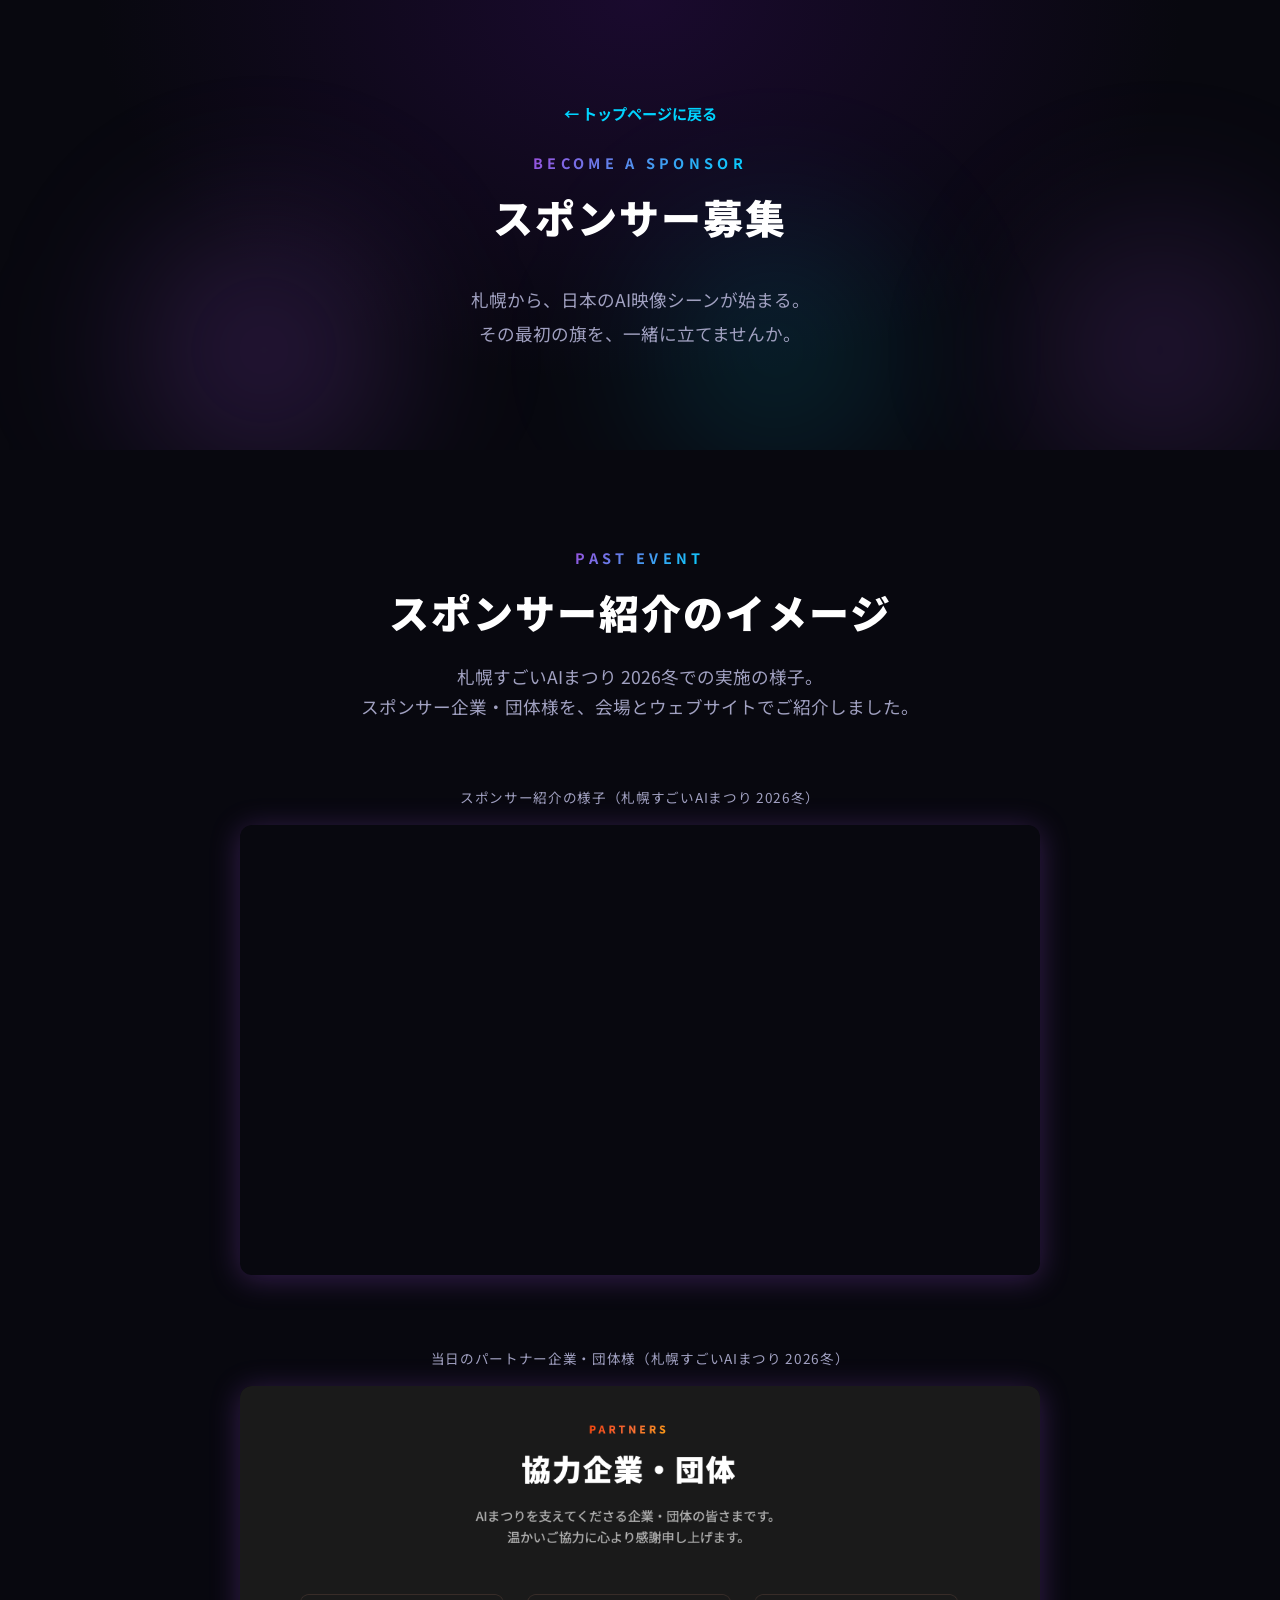
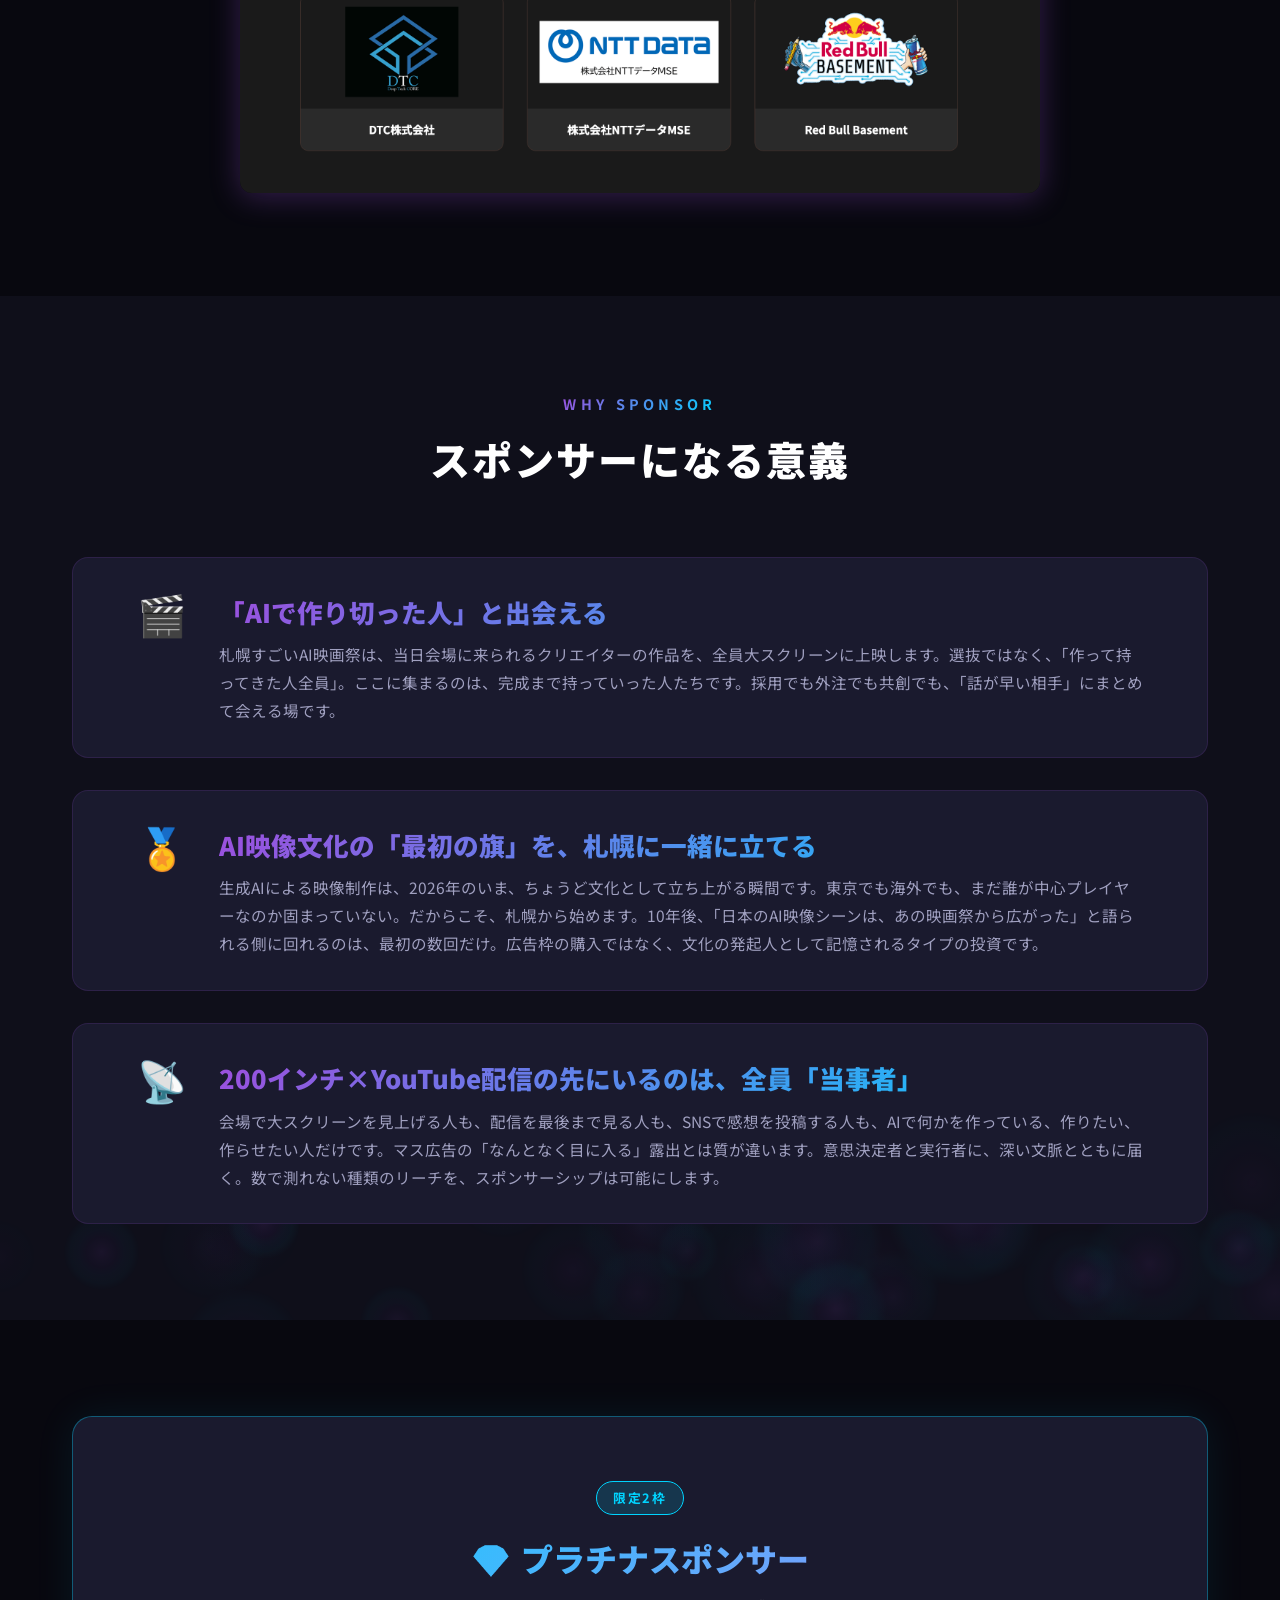
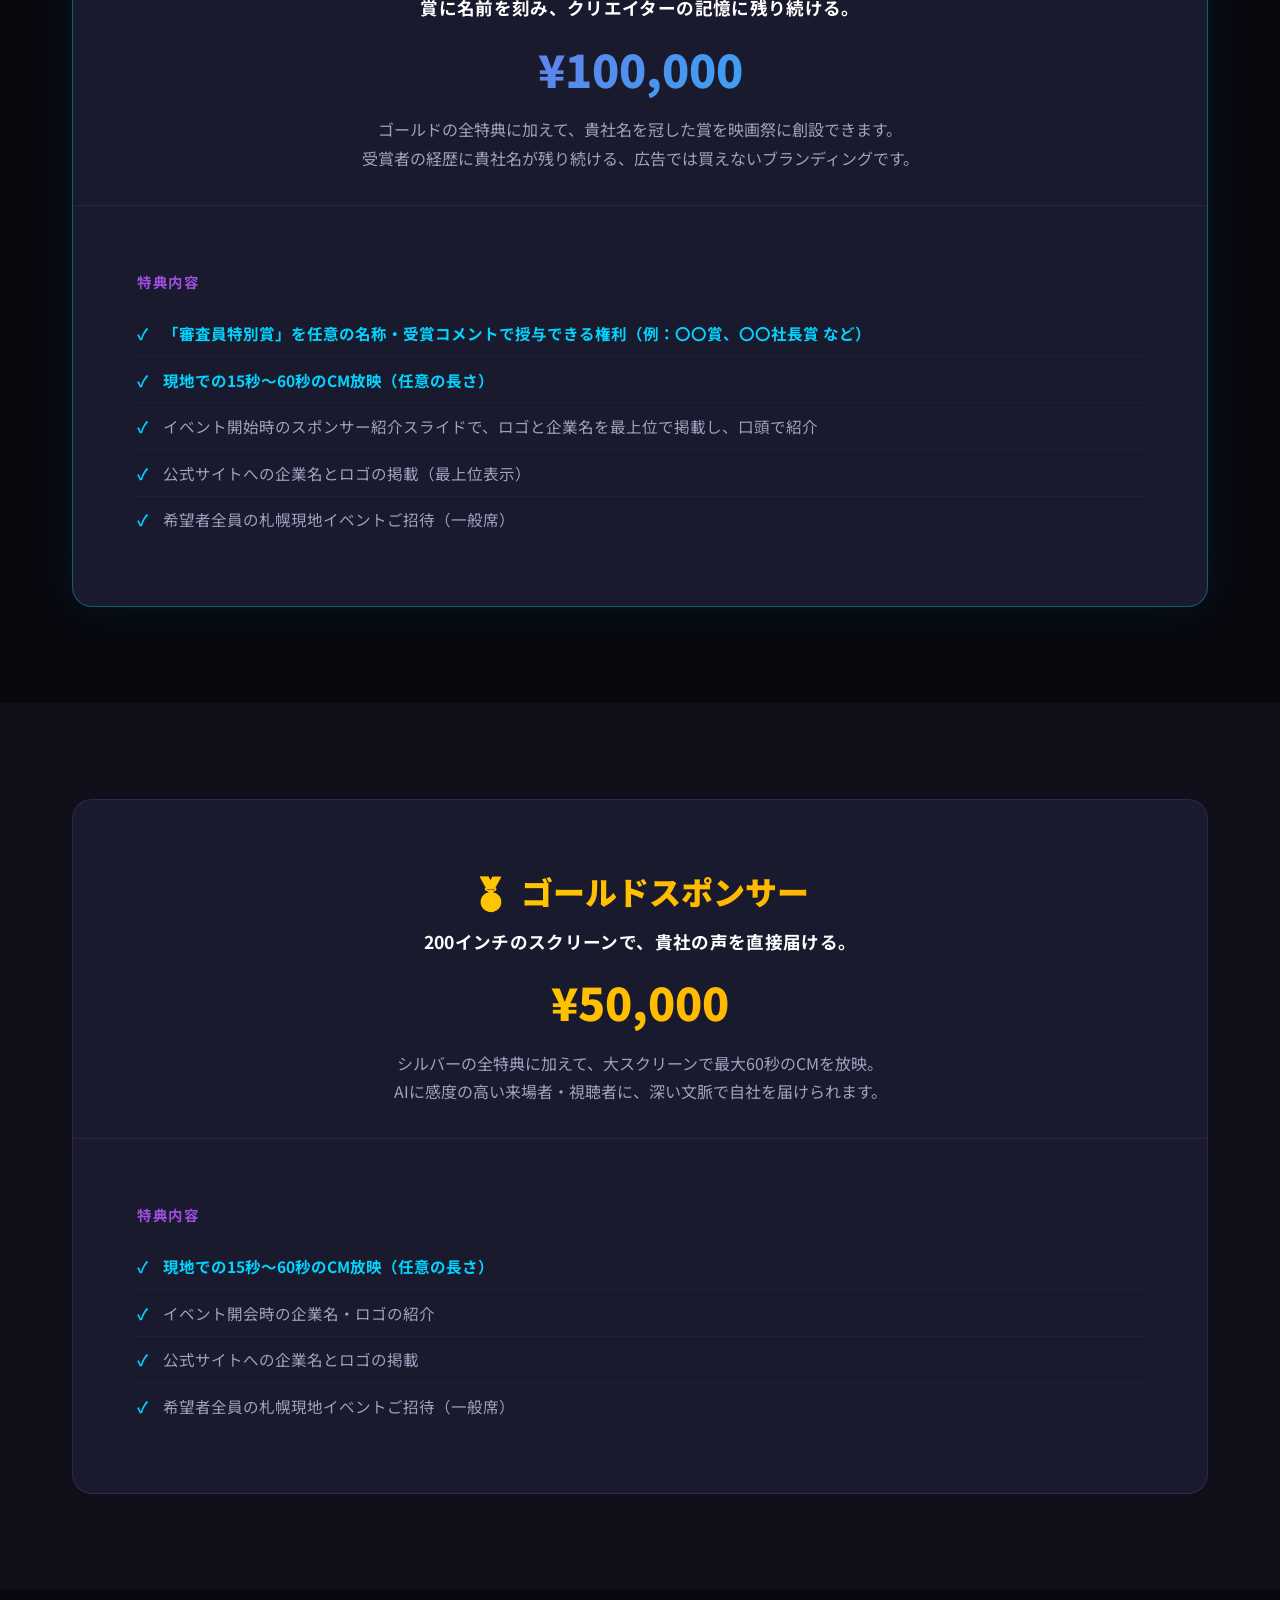
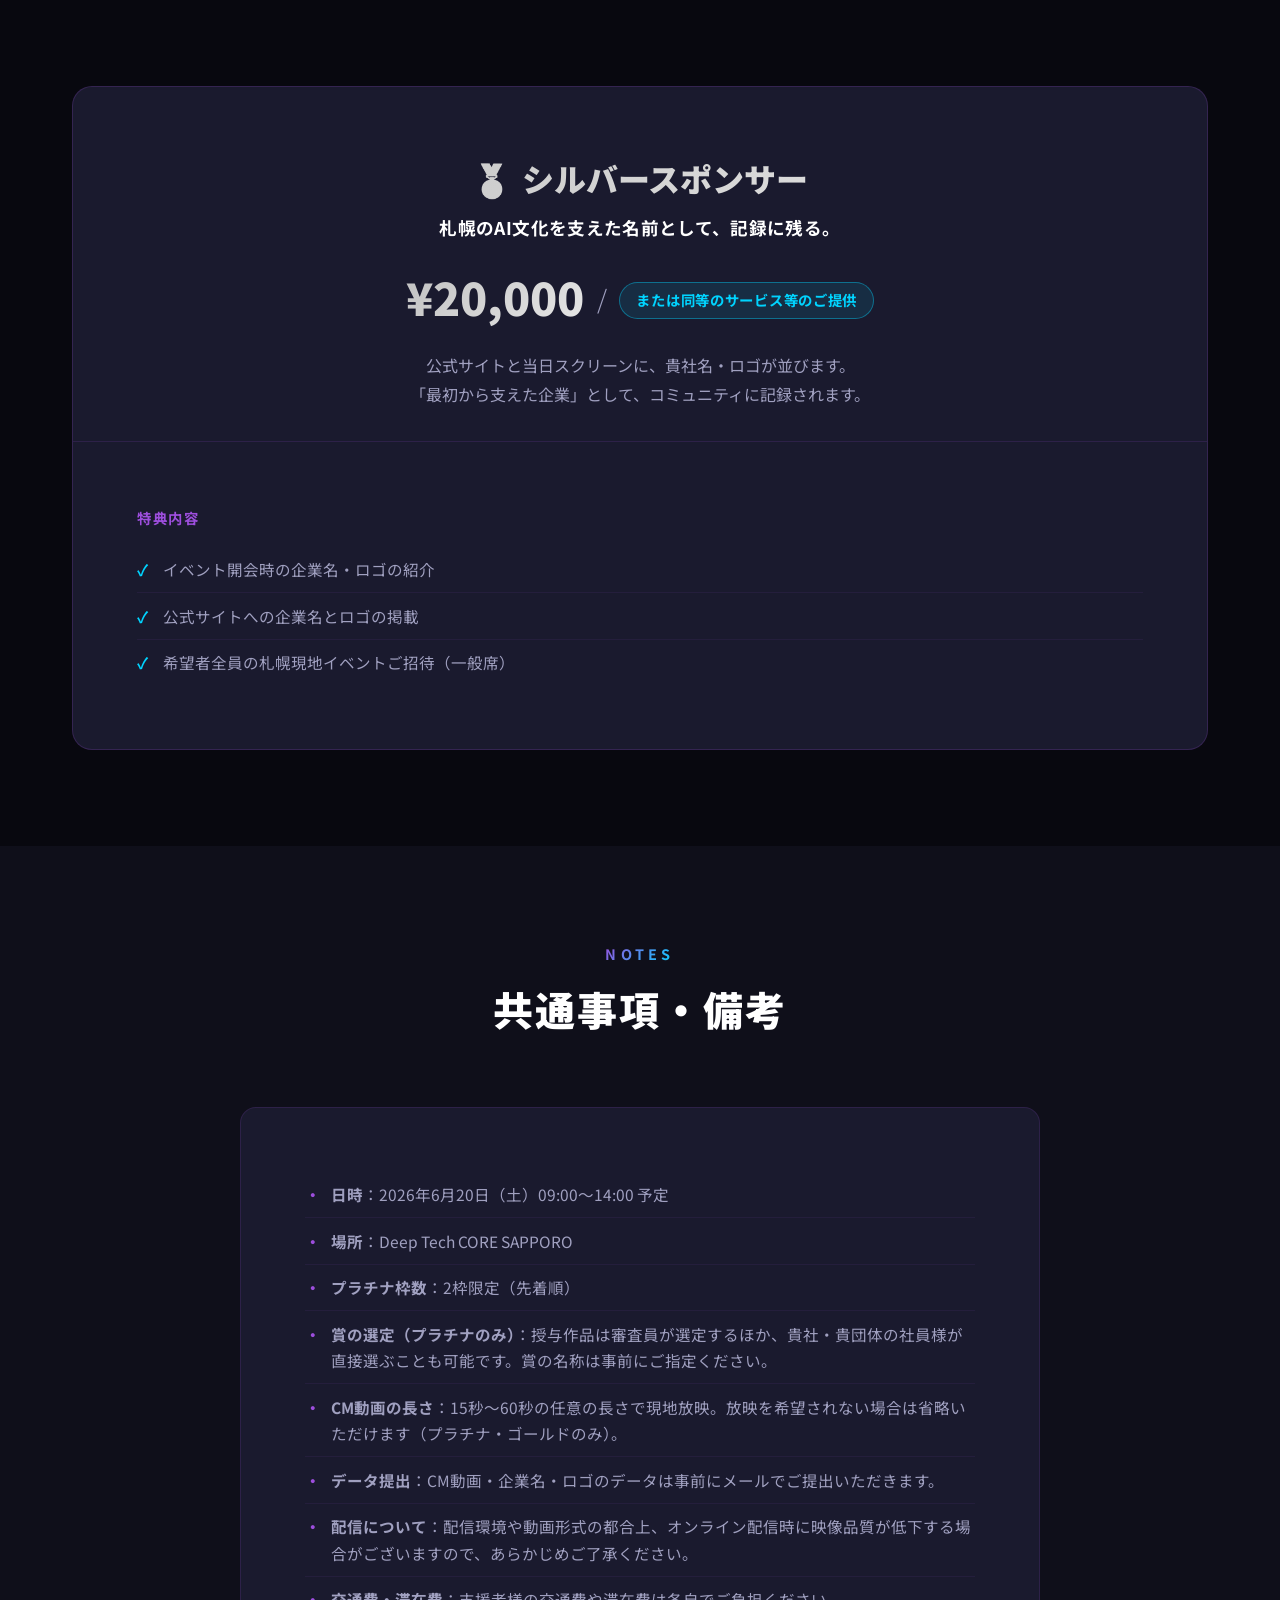
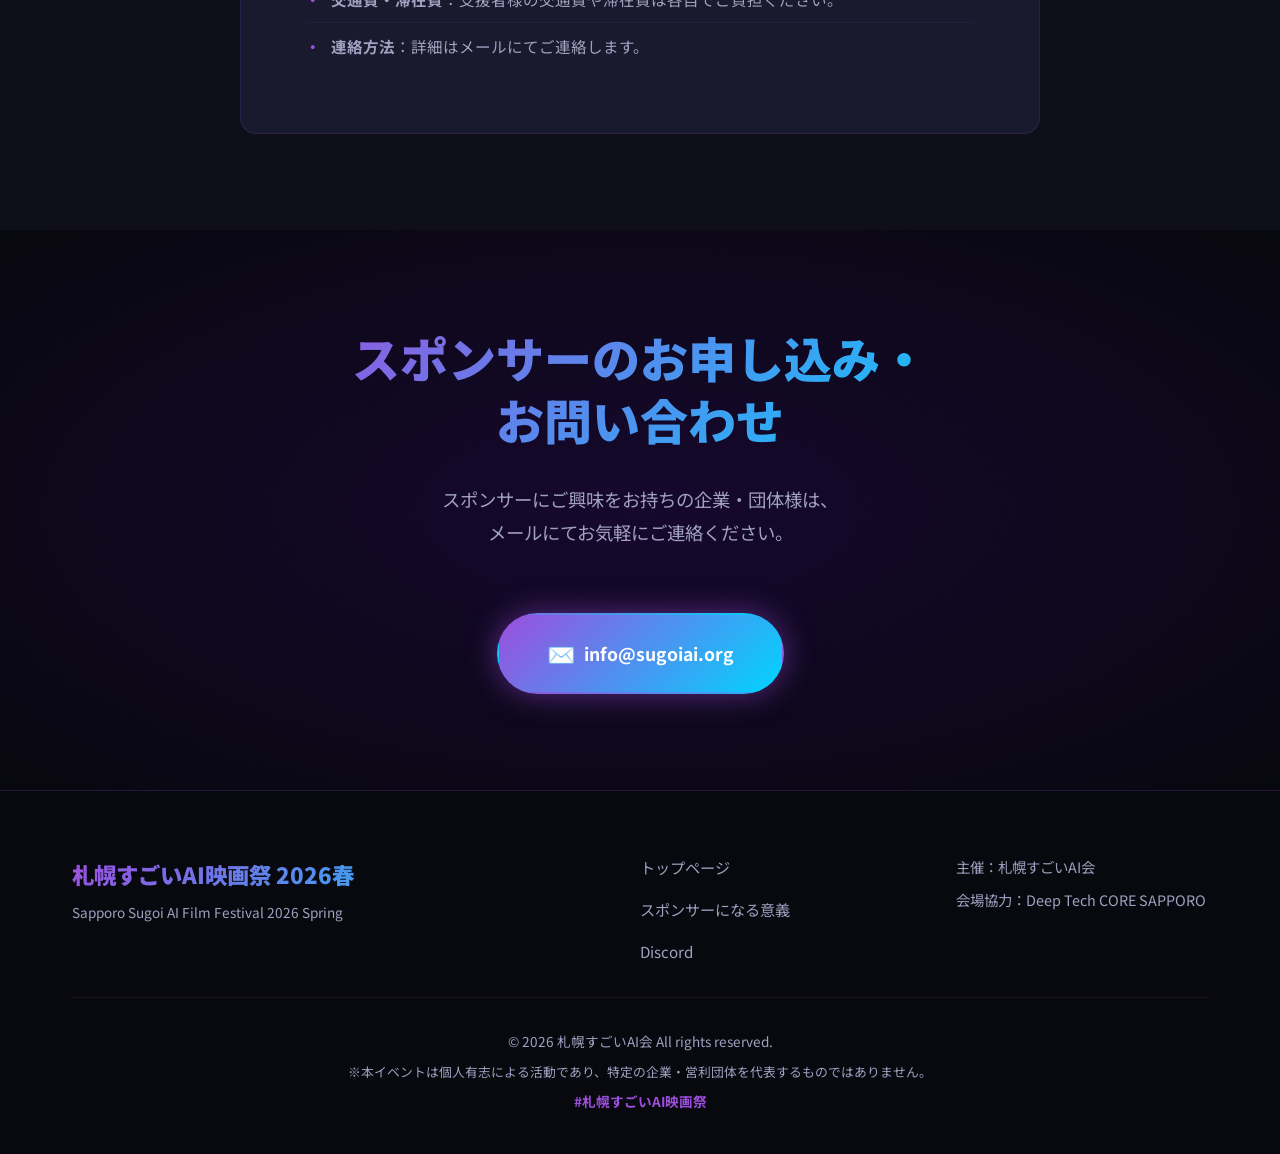
<file: conditions.html>
<!DOCTYPE html>
<html lang="ja">
<head>
    <meta charset="UTF-8">
    <meta name="viewport" content="width=device-width, initial-scale=1.0">
    <title>スポンサー募集 | 札幌すごいAI映画祭 2026春</title>
    <meta name="description" content="札幌すごいAI映画祭 2026春のスポンサーを募集しています。一緒に札幌のAI文化を育てませんか？">
    <!-- OGP Tags -->
    <meta property="og:title" content="スポンサー募集 | 札幌すごいAI映画祭 2026春">
    <meta property="og:description" content="札幌すごいAI映画祭 2026春のスポンサーを募集しています。一緒に札幌のAI文化を育てませんか？">
    <meta property="og:type" content="website">
    <meta property="og:url" content="https://film.sugoiai.org/conditions.html">
    <meta property="og:site_name" content="札幌すごいAI映画祭 2026春">
    <meta property="og:image" content="https://film.sugoiai.org/images/logo.png">
    <meta property="og:image:width" content="1200">
    <meta property="og:image:height" content="630">
    <meta property="og:locale" content="ja_JP">
    <!-- Twitter Card Tags -->
    <meta name="twitter:card" content="summary_large_image">
    <meta name="twitter:title" content="スポンサー募集 | 札幌すごいAI映画祭 2026春">
    <meta name="twitter:description" content="札幌すごいAI映画祭 2026春のスポンサーを募集しています。一緒に札幌のAI文化を育てませんか？">
    <meta name="twitter:image" content="https://film.sugoiai.org/images/logo.png">
    <!-- Favicon -->
    <link rel="icon" type="image/png" href="images/logo.png">
    <link rel="apple-touch-icon" href="images/logo.png">
    <link rel="stylesheet" href="style.css">
    <link rel="preconnect" href="https://fonts.googleapis.com">
    <link rel="preconnect" href="https://fonts.gstatic.com" crossorigin>
    <link href="https://fonts.googleapis.com/css2?family=Noto+Sans+JP:wght@400;700;900&display=swap" rel="stylesheet">
</head>
<body>

    <!-- Hero Section -->
    <section class="section sp-hero">
        <div class="hero-background">
            <div class="film-particle"></div>
            <div class="film-particle"></div>
            <div class="film-particle"></div>
        </div>
        <div class="container sp-hero-content">
            <a href="index.html" class="sp-back-link">← トップページに戻る</a>
            <h1 class="section-title" style="margin-top: 1.5rem;">
                <span class="title-en">BECOME A SPONSOR</span>
                <span class="title-ja">スポンサー募集</span>
            </h1>
            <p class="sp-hero-description">札幌から、日本のAI映像シーンが始まる。<br>その最初の旗を、一緒に立てませんか。</p>
        </div>
    </section>

    <!-- Past Event Section -->
    <section id="past-event" class="section sp-plan-section">
        <div class="container">
            <div class="section-header">
                <h2 class="section-title">
                    <span class="title-en">PAST EVENT</span>
                    <span class="title-ja">スポンサー紹介のイメージ</span>
                </h2>
                <p class="section-description">札幌すごいAIまつり 2026冬での実施の様子。<br>スポンサー企業・団体様を、会場とウェブサイトでご紹介しました。</p>
            </div>
            <div class="sp-past-content">
                <div class="sp-video-wrap">
                    <p class="sp-video-label">スポンサー紹介の様子（札幌すごいAIまつり 2026冬）</p>
                    <iframe
                        src="https://www.youtube.com/embed/KJ8rVP_wnto?start=1863"
                        title="スポンサー紹介イメージ"
                        frameborder="0"
                        allow="accelerometer; autoplay; clipboard-write; encrypted-media; gyroscope; picture-in-picture"
                        allowfullscreen
                        class="sp-video-iframe">
                    </iframe>
                </div>
                <div class="sp-past-image-wrap">
                    <p class="sp-video-label">当日のパートナー企業・団体様（札幌すごいAIまつり 2026冬）</p>
                    <img src="images/partners.png" alt="パートナー企業・団体" class="sp-past-image">
                </div>
            </div>
        </div>
    </section>

    <!-- Why Sponsor Section -->
    <section id="why-sponsor" class="section overview">
        <canvas id="filmGrainCanvas" class="film-grain-canvas"></canvas>
        <div class="container">
            <div class="section-header">
                <h2 class="section-title">
                    <span class="title-en">WHY SPONSOR</span>
                    <span class="title-ja">スポンサーになる意義</span>
                </h2>
            </div>
            <div class="sp-benefits-list">
                <div class="sp-benefit-row">
                    <div class="sp-benefit-icon">🎬</div>
                    <div class="sp-benefit-body">
                        <h3 class="apply-card-title">「AIで作り切った人」と出会える</h3>
                        <p style="color: var(--text-secondary); font-size: 0.97rem; line-height: 1.8;">札幌すごいAI映画祭は、当日会場に来られるクリエイターの作品を、全員大スクリーンに上映します。選抜ではなく、「作って持ってきた人全員」。ここに集まるのは、完成まで持っていった人たちです。採用でも外注でも共創でも、「話が早い相手」にまとめて会える場です。</p>
                    </div>
                </div>
                <div class="sp-benefit-row">
                    <div class="sp-benefit-icon">🏅</div>
                    <div class="sp-benefit-body">
                        <h3 class="apply-card-title">AI映像文化の「最初の旗」を、札幌に一緒に立てる</h3>
                        <p style="color: var(--text-secondary); font-size: 0.97rem; line-height: 1.8;">生成AIによる映像制作は、2026年のいま、ちょうど文化として立ち上がる瞬間です。東京でも海外でも、まだ誰が中心プレイヤーなのか固まっていない。だからこそ、札幌から始めます。10年後、「日本のAI映像シーンは、あの映画祭から広がった」と語られる側に回れるのは、最初の数回だけ。広告枠の購入ではなく、文化の発起人として記憶されるタイプの投資です。</p>
                    </div>
                </div>
                <div class="sp-benefit-row">
                    <div class="sp-benefit-icon">📡</div>
                    <div class="sp-benefit-body">
                        <h3 class="apply-card-title">200インチ×YouTube配信の先にいるのは、全員「当事者」</h3>
                        <p style="color: var(--text-secondary); font-size: 0.97rem; line-height: 1.8;">会場で大スクリーンを見上げる人も、配信を最後まで見る人も、SNSで感想を投稿する人も、AIで何かを作っている、作りたい、作らせたい人だけです。マス広告の「なんとなく目に入る」露出とは質が違います。意思決定者と実行者に、深い文脈とともに届く。数で測れない種類のリーチを、スポンサーシップは可能にします。</p>
                    </div>
                </div>
            </div>
        </div>
    </section>

    <!-- Platinum Sponsor Section -->
    <section id="platinum-sponsor" class="section sp-plan-section sp-platinum">
        <div class="container">
            <div class="sp-plan-card">
                <div class="sp-plan-header">
                    <div class="sp-tier-badge sp-badge-platinum">限定2枠</div>
                    <h2 class="sp-tier-title sp-tier-platinum">
                        <span class="sp-tier-icon">💎</span>
                        プラチナスポンサー
                    </h2>
                    <p class="sp-plan-catch">賞に名前を刻み、クリエイターの記憶に残り続ける。</p>
                    <p class="sp-plan-price">¥100,000</p>
                    <p class="sp-plan-tagline">ゴールドの全特典に加えて、貴社名を冠した賞を映画祭に創設できます。<br>受賞者の経歴に貴社名が残り続ける、広告では買えないブランディングです。</p>
                </div>
                <div class="sp-plan-body">
                    <h3 class="sp-benefits-heading">特典内容</h3>
                    <ul class="apply-list apply-list-check">
                        <li><strong style="color: var(--film-cyan);">「審査員特別賞」を任意の名称・受賞コメントで授与できる権利（例：〇〇賞、〇〇社長賞 など）</strong></li>
                        <li><strong style="color: var(--film-cyan);">現地での15秒〜60秒のCM放映（任意の長さ）</strong></li>
                        <li>イベント開始時のスポンサー紹介スライドで、ロゴと企業名を最上位で掲載し、口頭で紹介</li>
                        <li>公式サイトへの企業名とロゴの掲載（最上位表示）</li>
                        <li>希望者全員の札幌現地イベントご招待（一般席）</li>
                    </ul>
                </div>
            </div>
        </div>
    </section>

    <!-- Gold Sponsor Section -->
    <section id="gold-sponsor" class="section sp-plan-section overview">
        <canvas class="film-grain-canvas"></canvas>
        <div class="container">
            <div class="sp-plan-card">
                <div class="sp-plan-header">
                    <h2 class="sp-tier-title sp-tier-gold">
                        <span class="sp-tier-icon">🥇</span>
                        ゴールドスポンサー
                    </h2>
                    <p class="sp-plan-catch">200インチのスクリーンで、貴社の声を直接届ける。</p>
                    <p class="sp-plan-price sp-price-gold">¥50,000</p>
                    <p class="sp-plan-tagline">シルバーの全特典に加えて、大スクリーンで最大60秒のCMを放映。<br>AIに感度の高い来場者・視聴者に、深い文脈で自社を届けられます。</p>
                </div>
                <div class="sp-plan-body">
                    <h3 class="sp-benefits-heading">特典内容</h3>
                    <ul class="apply-list apply-list-check">
                        <li><strong style="color: var(--film-cyan);">現地での15秒〜60秒のCM放映（任意の長さ）</strong></li>
                        <li>イベント開会時の企業名・ロゴの紹介</li>
                        <li>公式サイトへの企業名とロゴの掲載</li>
                        <li>希望者全員の札幌現地イベントご招待（一般席）</li>
                    </ul>
                </div>
            </div>
        </div>
    </section>

    <!-- Silver Sponsor Section -->
    <section id="silver-sponsor" class="section sp-plan-section">
        <div class="container">
            <div class="sp-plan-card">
                <div class="sp-plan-header">
                    <h2 class="sp-tier-title sp-tier-silver">
                        <span class="sp-tier-icon">🥈</span>
                        シルバースポンサー
                    </h2>
                    <p class="sp-plan-catch">札幌のAI文化を支えた名前として、記録に残る。</p>
                    <div class="sp-price-row">
                        <p class="sp-plan-price sp-price-silver">¥20,000</p>
                        <span class="sp-price-sep">/</span>
                        <p class="sp-barter-note">または同等のサービス等のご提供</p>
                    </div>
                    <p class="sp-plan-tagline">公式サイトと当日スクリーンに、貴社名・ロゴが並びます。<br>「最初から支えた企業」として、コミュニティに記録されます。</p>
                </div>
                <div class="sp-plan-body">
                    <h3 class="sp-benefits-heading">特典内容</h3>
                    <ul class="apply-list apply-list-check">
                        <li>イベント開会時の企業名・ロゴの紹介</li>
                        <li>公式サイトへの企業名とロゴの掲載</li>
                        <li>希望者全員の札幌現地イベントご招待（一般席）</li>
                    </ul>
                </div>
            </div>
        </div>
    </section>

    <!-- Notes Section -->
    <section id="notes" class="section overview">
        <canvas class="film-grain-canvas"></canvas>
        <div class="container">
            <div class="section-header">
                <h2 class="section-title">
                    <span class="title-en">NOTES</span>
                    <span class="title-ja">共通事項・備考</span>
                </h2>
            </div>
            <div class="apply-card" style="max-width: 800px; margin: 0 auto;">
                <ul class="apply-list">
                    <li><strong>日時</strong>：2026年6月20日（土）09:00〜14:00 予定</li>
                    <li><strong>場所</strong>：Deep Tech CORE SAPPORO</li>
                    <li><strong>プラチナ枠数</strong>：2枠限定（先着順）</li>
                    <li><strong>賞の選定（プラチナのみ）</strong>：授与作品は審査員が選定するほか、貴社・貴団体の社員様が直接選ぶことも可能です。賞の名称は事前にご指定ください。</li>
                    <li><strong>CM動画の長さ</strong>：15秒〜60秒の任意の長さで現地放映。放映を希望されない場合は省略いただけます（プラチナ・ゴールドのみ）。</li>
                    <li><strong>データ提出</strong>：CM動画・企業名・ロゴのデータは事前にメールでご提出いただきます。</li>
                    <li><strong>配信について</strong>：配信環境や動画形式の都合上、オンライン配信時に映像品質が低下する場合がございますので、あらかじめご了承ください。</li>
                    <li><strong>交通費・滞在費</strong>：支援者様の交通費や滞在費は各自でご負担ください。</li>
                    <li><strong>連絡方法</strong>：詳細はメールにてご連絡します。</li>
                </ul>
            </div>
        </div>
    </section>

    <!-- Contact Section -->
    <section id="contact" class="section cta-section">
        <div class="container">
            <div class="cta-content">
                <h2 class="cta-title">スポンサーのお申し込み・<br>お問い合わせ</h2>
                <p class="cta-description">
                    スポンサーにご興味をお持ちの企業・団体様は、<br>
                    メールにてお気軽にご連絡ください。
                </p>
                <div class="cta-buttons">
                    <a href="mailto:info@sugoiai.org" class="btn btn-primary btn-large">
                        <span class="btn-icon">✉️</span>
                        <span class="btn-text">info@sugoiai.org</span>
                    </a>
                </div>
            </div>
        </div>
    </section>

    <!-- Footer -->
    <footer class="footer">
        <div class="container">
            <div class="footer-content">
                <div class="footer-logo">
                    <h3>札幌すごいAI映画祭 2026春</h3>
                    <p>Sapporo Sugoi AI Film Festival 2026 Spring</p>
                </div>
                <div class="footer-links">
                    <a href="index.html">トップページ</a>
                    <a href="#why-sponsor">スポンサーになる意義</a>
                    <a href="https://discord.gg/Ve2tQeN7cw" target="_blank" rel="noopener noreferrer">Discord</a>
                </div>
                <div class="footer-info">
                    <p>主催：札幌すごいAI会</p>
                    <p>会場協力：Deep Tech CORE SAPPORO</p>
                </div>
            </div>
            <div class="footer-bottom">
                <p>&copy; 2026 札幌すごいAI会 All rights reserved.</p>
                <p class="footer-disclaimer">※本イベントは個人有志による活動であり、特定の企業・営利団体を代表するものではありません。</p>
                <p class="footer-hashtag">#札幌すごいAI映画祭</p>
            </div>
        </div>
    </footer>

    <script src="script.js"></script>
</body>
</html>
</file>
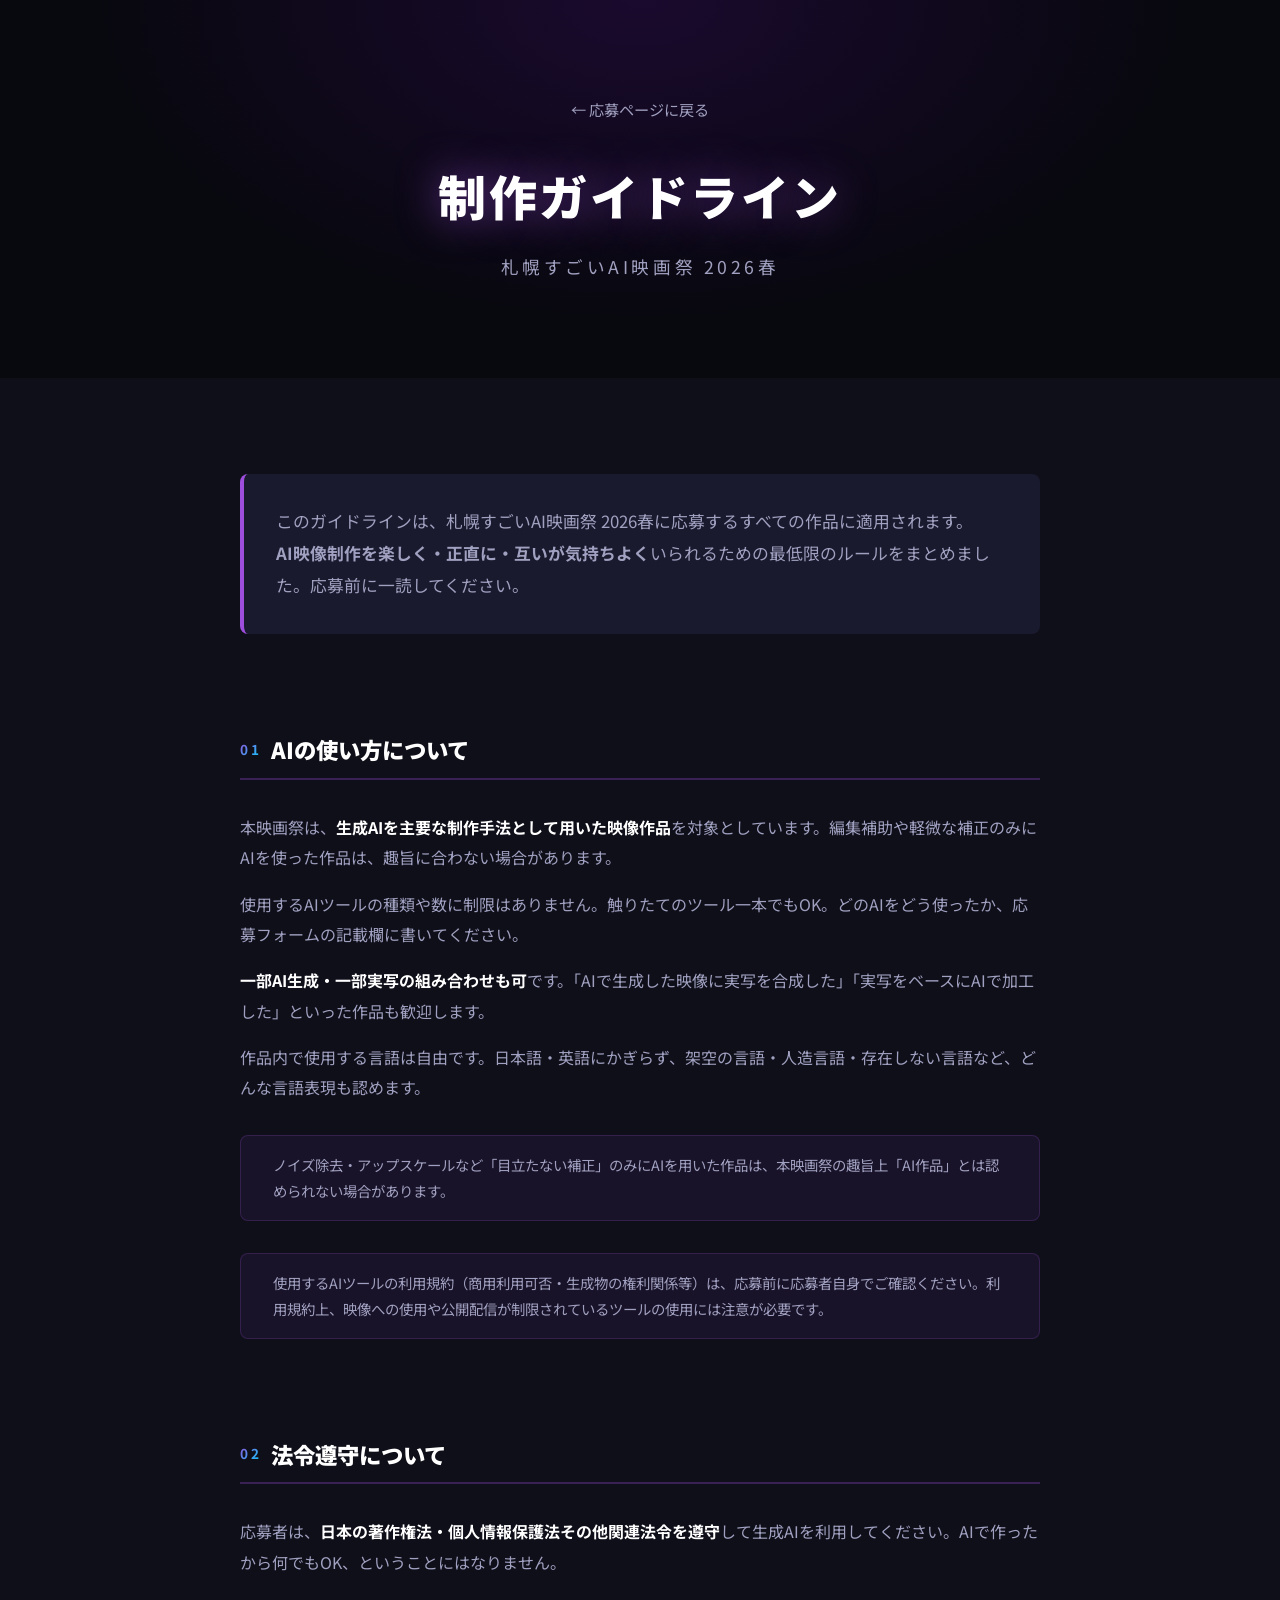
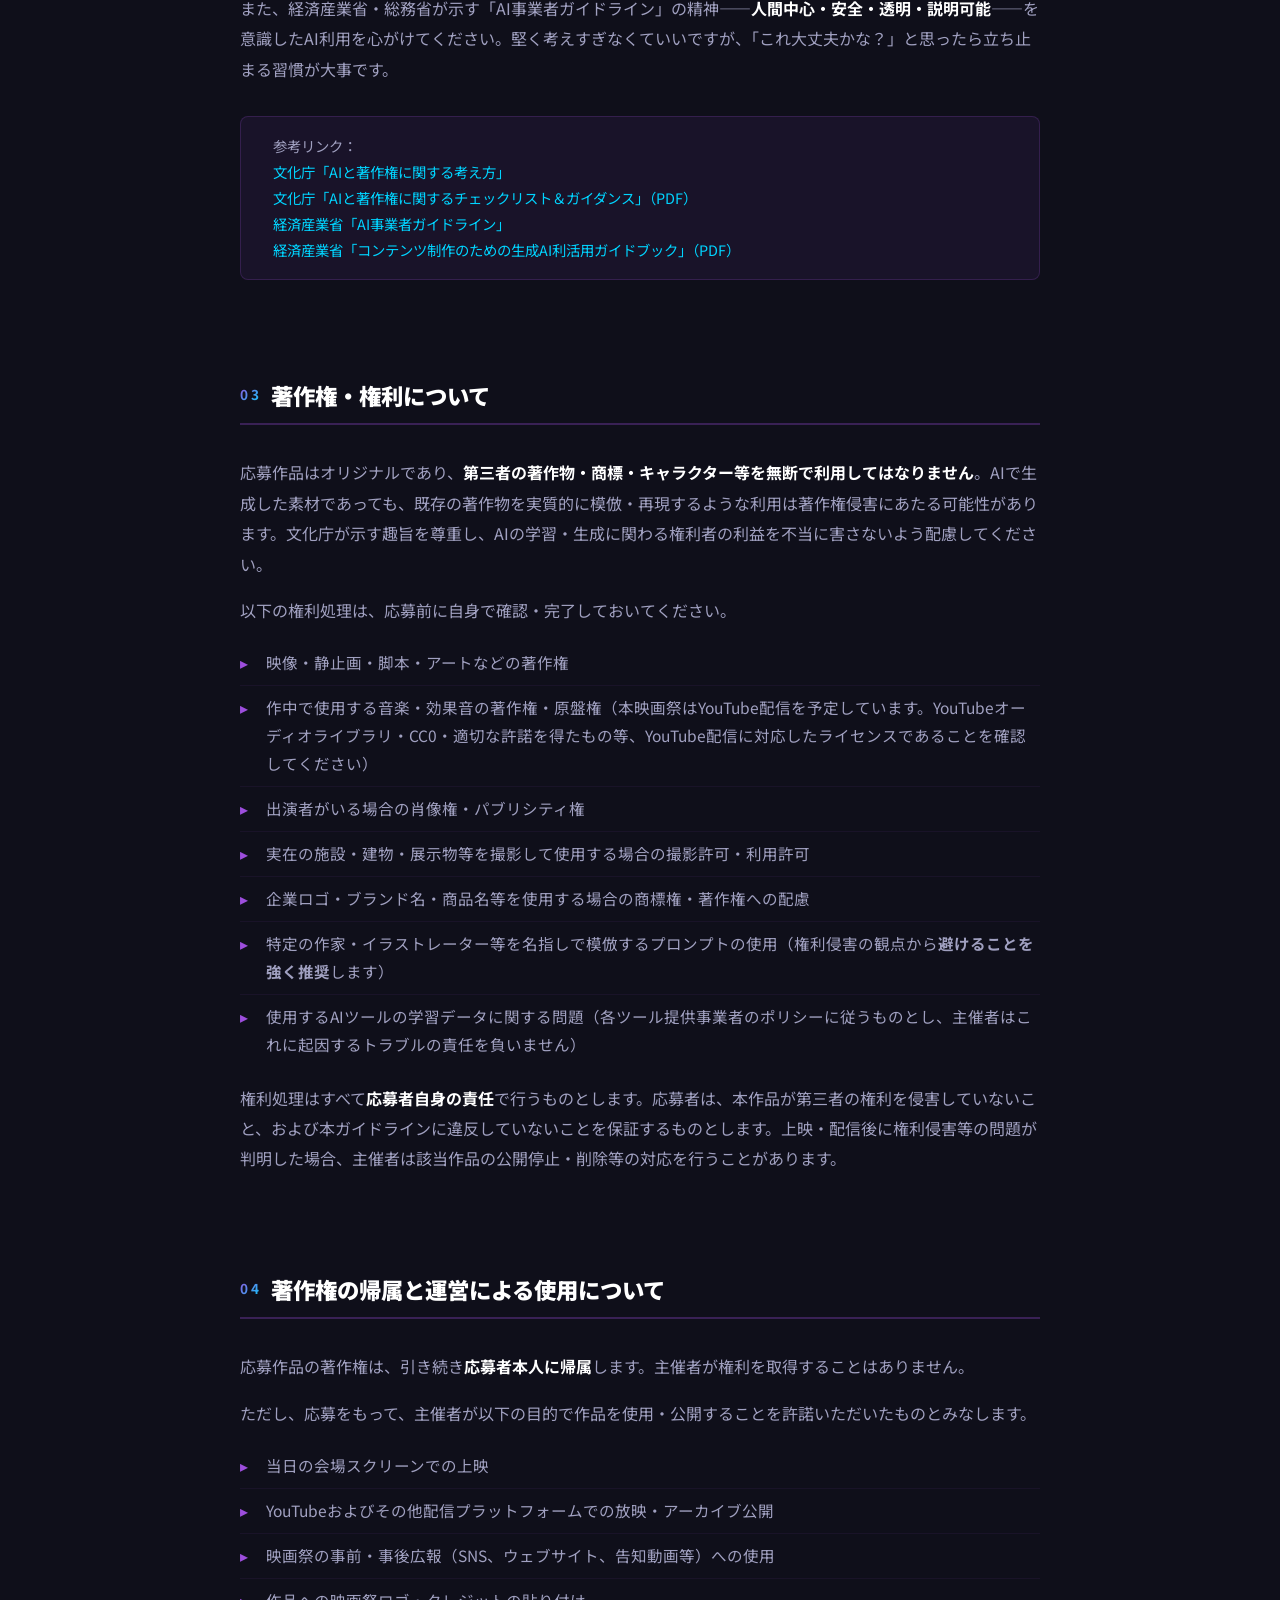
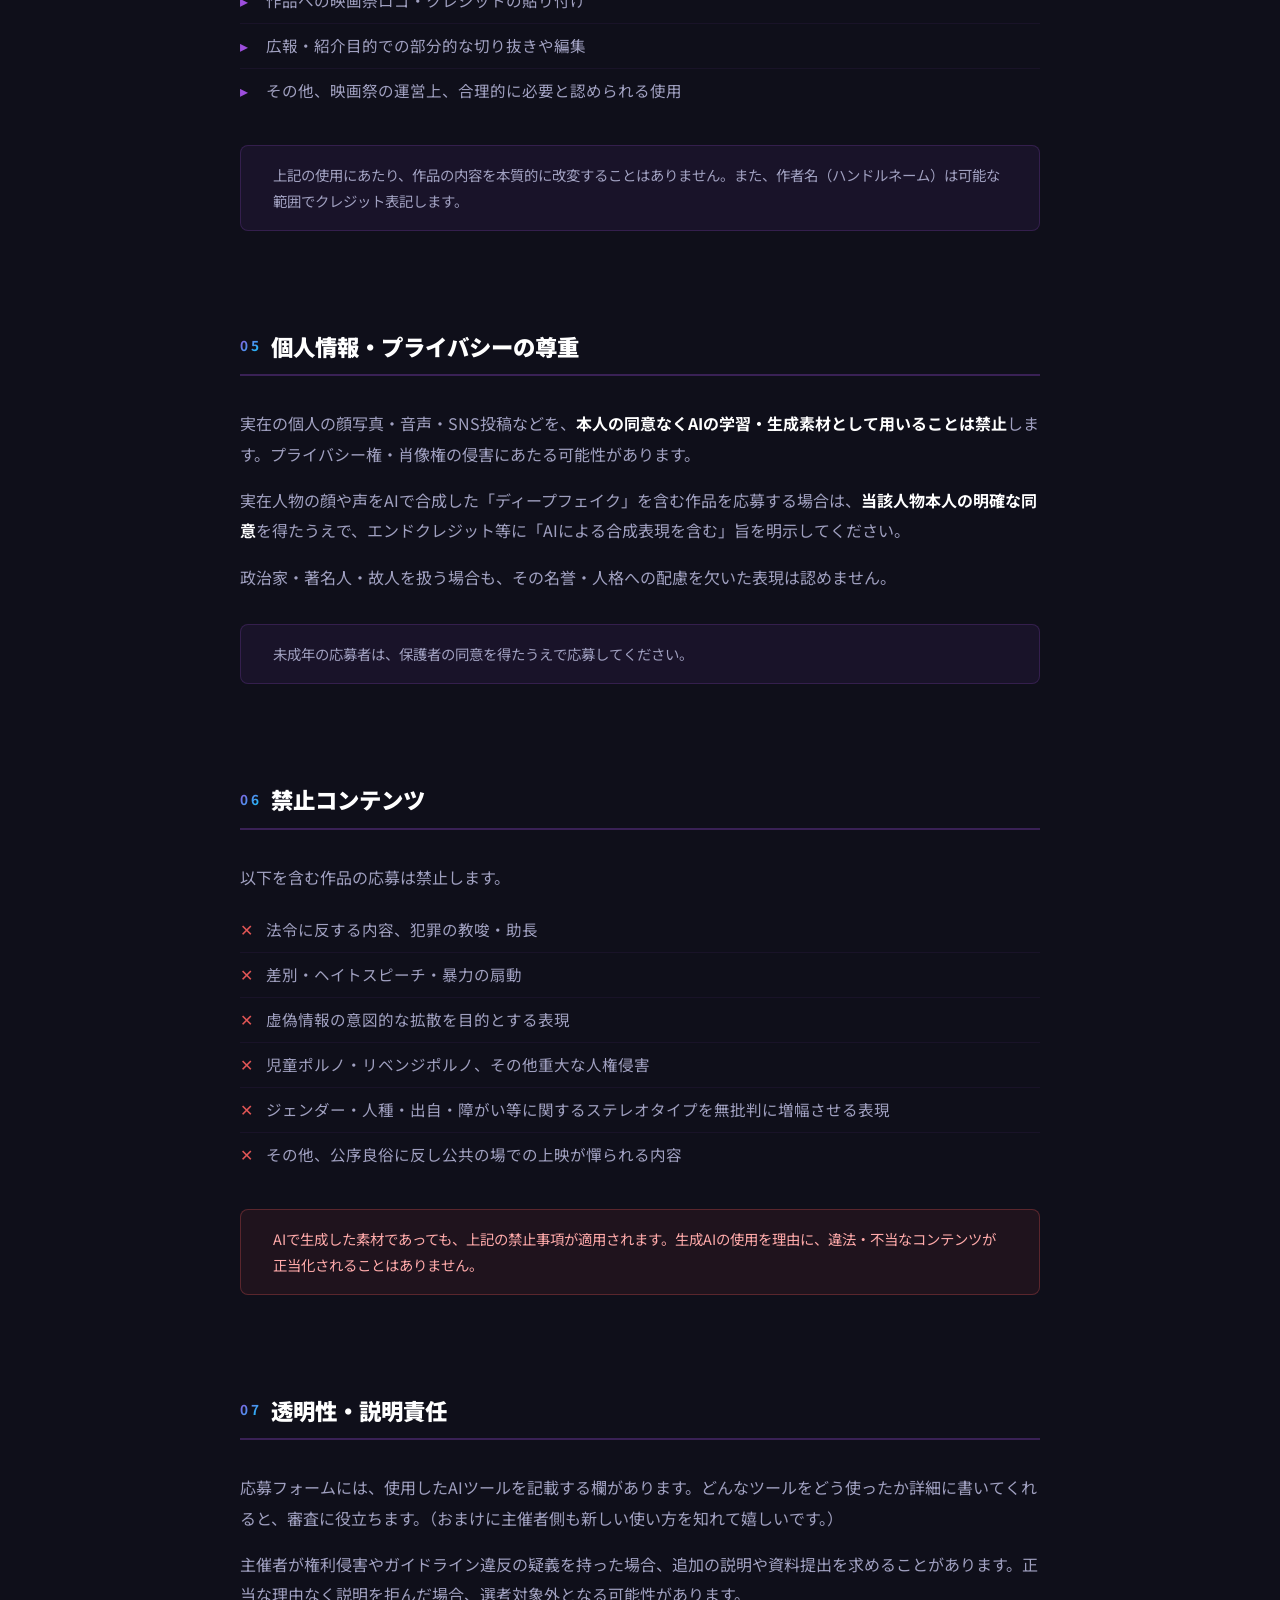
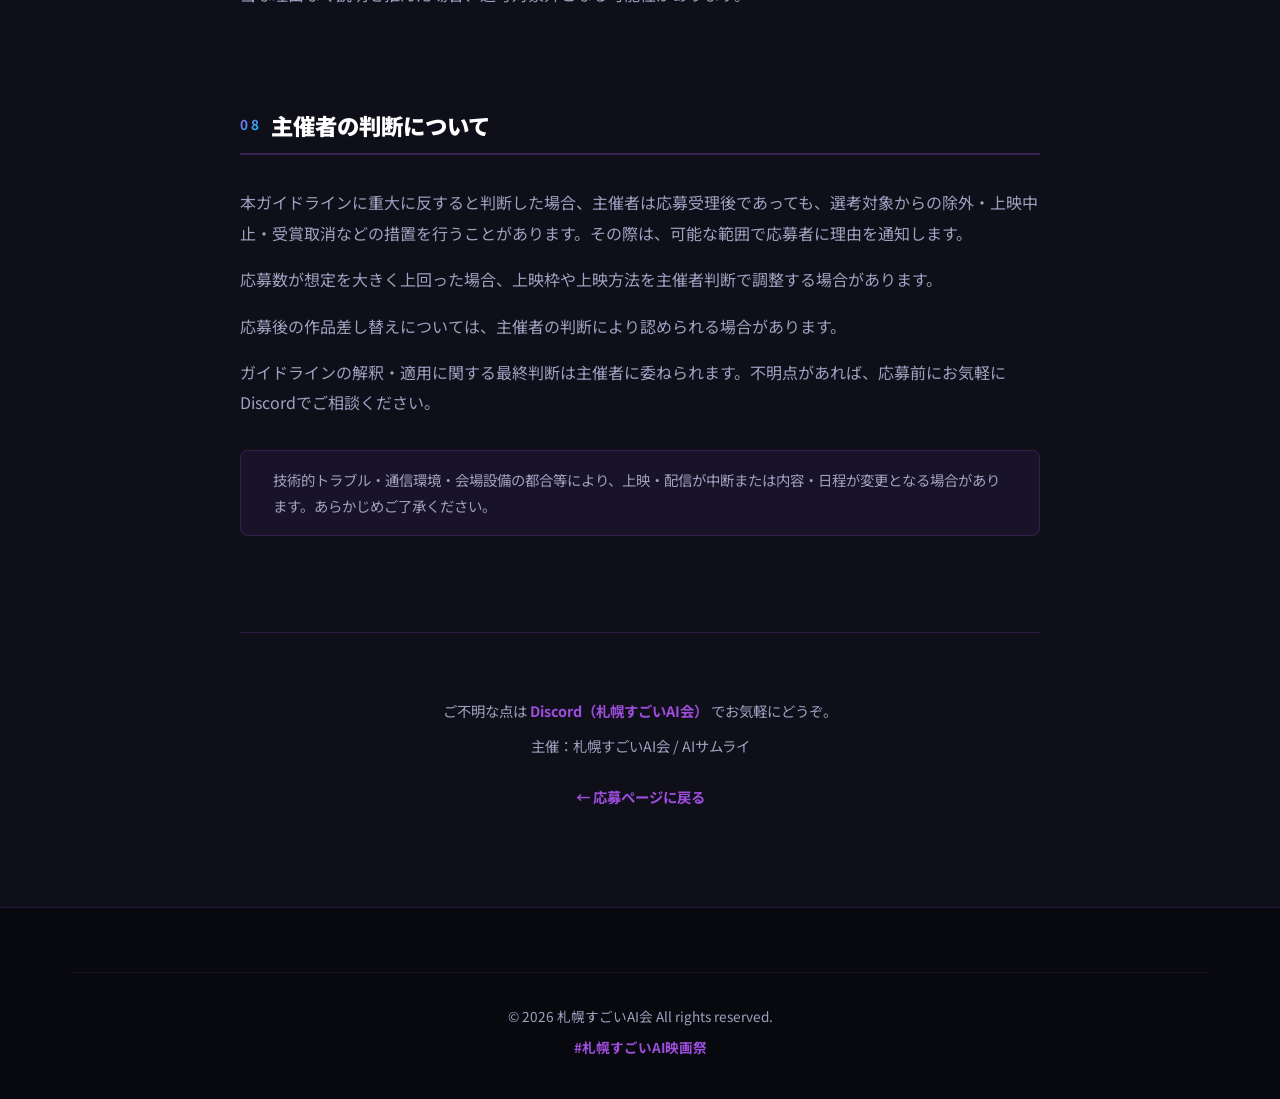
<file: guideline.html>
<!DOCTYPE html>
<html lang="ja">
<head>
    <meta charset="UTF-8">
    <meta name="viewport" content="width=device-width, initial-scale=1.0">
    <title>制作ガイドライン | 札幌すごいAI映画祭 2026春</title>
    <meta name="description" content="札幌すごいAI映画祭 2026春の応募作品に関する制作ガイドラインです。">
    <link rel="icon" type="image/png" href="images/logo.png">
    <link rel="apple-touch-icon" href="images/logo.png">
    <link rel="stylesheet" href="style.css">
    <link rel="preconnect" href="https://fonts.googleapis.com">
    <link rel="preconnect" href="https://fonts.gstatic.com" crossorigin>
    <link href="https://fonts.googleapis.com/css2?family=Noto+Sans+JP:wght@400;700;900&display=swap" rel="stylesheet">
    <style>
        .guideline-hero {
            min-height: 40vh;
            display: flex;
            flex-direction: column;
            justify-content: center;
            align-items: center;
            background: radial-gradient(ellipse at center top, #1a0a2e 0%, var(--dark-bg) 60%);
            padding: var(--spacing-xl) 0 var(--spacing-lg);
            text-align: center;
        }

        .back-link {
            display: inline-block;
            color: var(--text-secondary);
            text-decoration: none;
            margin-bottom: var(--spacing-md);
            transition: all 0.3s ease;
            font-size: 0.95rem;
        }

        .back-link:hover {
            color: var(--film-cyan);
            transform: translateX(-4px);
        }

        .guideline-body {
            background: var(--dark-surface);
            padding: var(--spacing-xl) 0;
        }

        .guideline-content {
            max-width: 800px;
            margin: 0 auto;
        }

        .guideline-intro {
            font-size: 1.05rem;
            color: var(--text-secondary);
            line-height: 1.9;
            margin-bottom: var(--spacing-xl);
            padding: var(--spacing-md);
            background: var(--dark-elevated);
            border-left: 4px solid var(--film-purple);
            border-radius: 8px;
        }

        .guideline-section {
            margin-bottom: var(--spacing-xl);
        }

        .guideline-section-title {
            font-size: 1.4rem;
            font-weight: 900;
            margin-bottom: var(--spacing-md);
            padding-bottom: 0.6rem;
            border-bottom: 2px solid rgba(157, 78, 221, 0.3);
            display: flex;
            align-items: center;
            gap: 0.6rem;
        }

        .guideline-section-title .num {
            font-size: 0.85rem;
            font-weight: 700;
            letter-spacing: 0.2em;
            background: var(--accent-gradient);
            -webkit-background-clip: text;
            -webkit-text-fill-color: transparent;
            background-clip: text;
        }

        .guideline-section p {
            color: var(--text-secondary);
            font-size: 1rem;
            line-height: 1.9;
            margin-bottom: var(--spacing-sm);
        }

        .guideline-section p strong {
            color: var(--text-primary);
            font-weight: 700;
        }

        .guideline-list {
            list-style: none;
            padding: 0;
            margin: var(--spacing-sm) 0;
        }

        .guideline-list li {
            padding: 0.5rem 0 0.5rem 1.6rem;
            position: relative;
            color: var(--text-secondary);
            font-size: 0.97rem;
            line-height: 1.8;
            border-bottom: 1px solid rgba(157, 78, 221, 0.07);
        }

        .guideline-list li:last-child {
            border-bottom: none;
        }

        .guideline-list li::before {
            content: "▸";
            position: absolute;
            left: 0;
            color: var(--film-purple);
        }

        .guideline-list.danger li::before {
            content: "✕";
            color: #e05555;
        }

        .guideline-note {
            margin-top: var(--spacing-md);
            padding: var(--spacing-sm) var(--spacing-md);
            background: rgba(157, 78, 221, 0.08);
            border-radius: 8px;
            border: 1px solid rgba(157, 78, 221, 0.2);
            font-size: 0.9rem;
            color: var(--text-secondary);
            line-height: 1.8;
        }

        .guideline-note a {
            color: var(--film-cyan);
            text-decoration: none;
        }

        .guideline-note a:hover {
            text-decoration: underline;
        }

        .guideline-warning {
            margin-top: var(--spacing-md);
            padding: var(--spacing-sm) var(--spacing-md);
            background: rgba(224, 85, 85, 0.08);
            border-radius: 8px;
            border: 1px solid rgba(224, 85, 85, 0.3);
            font-size: 0.9rem;
            color: #ffaaaa;
            line-height: 1.8;
        }

        .guideline-footer-note {
            margin-top: var(--spacing-xl);
            padding-top: var(--spacing-lg);
            border-top: 1px solid rgba(157, 78, 221, 0.2);
            text-align: center;
            color: var(--text-secondary);
            font-size: 0.9rem;
            line-height: 1.9;
        }

        .guideline-footer-note a {
            color: var(--film-purple);
            text-decoration: none;
            font-weight: 700;
        }

        .guideline-footer-note a:hover {
            color: var(--film-cyan);
        }
    </style>
</head>
<body>

    <!-- Hero -->
    <div class="guideline-hero">
        <div class="container">
            <a href="index.html" class="back-link">← 応募ページに戻る</a>
            <h1 class="hero-title" style="animation: none;">
                <span class="title-main" style="font-size: clamp(1.8rem, 5vw, 3rem);">制作ガイドライン</span>
                <span class="title-sub">札幌すごいAI映画祭 2026春</span>
            </h1>
        </div>
    </div>

    <!-- Body -->
    <div class="guideline-body">
        <div class="container">
            <div class="guideline-content">

                <p class="guideline-intro">
                    このガイドラインは、札幌すごいAI映画祭 2026春に応募するすべての作品に適用されます。<br>
                    <strong>AI映像制作を楽しく・正直に・互いが気持ちよく</strong>いられるための最低限のルールをまとめました。応募前に一読してください。
                </p>

                <!-- 1. AIの使い方 -->
                <div class="guideline-section">
                    <h2 class="guideline-section-title">
                        <span class="num">01</span>AIの使い方について
                    </h2>
                    <p>
                        本映画祭は、<strong>生成AIを主要な制作手法として用いた映像作品</strong>を対象としています。編集補助や軽微な補正のみにAIを使った作品は、趣旨に合わない場合があります。
                    </p>
                    <p>
                        使用するAIツールの種類や数に制限はありません。触りたてのツール一本でもOK。どのAIをどう使ったか、応募フォームの記載欄に書いてください。
                    </p>
                    <p>
                        <strong>一部AI生成・一部実写の組み合わせも可</strong>です。「AIで生成した映像に実写を合成した」「実写をベースにAIで加工した」といった作品も歓迎します。
                    </p>
                    <p>
                        作品内で使用する言語は自由です。日本語・英語にかぎらず、架空の言語・人造言語・存在しない言語など、どんな言語表現も認めます。
                    </p>
                    <div class="guideline-note">
                        ノイズ除去・アップスケールなど「目立たない補正」のみにAIを用いた作品は、本映画祭の趣旨上「AI作品」とは認められない場合があります。
                    </div>
                    <div class="guideline-note">
                        使用するAIツールの利用規約（商用利用可否・生成物の権利関係等）は、応募前に応募者自身でご確認ください。利用規約上、映像への使用や公開配信が制限されているツールの使用には注意が必要です。
                    </div>
                </div>

                <!-- 2. 法令遵守 -->
                <div class="guideline-section">
                    <h2 class="guideline-section-title">
                        <span class="num">02</span>法令遵守について
                    </h2>
                    <p>
                        応募者は、<strong>日本の著作権法・個人情報保護法その他関連法令を遵守</strong>して生成AIを利用してください。AIで作ったから何でもOK、ということにはなりません。
                    </p>
                    <p>
                        また、経済産業省・総務省が示す「AI事業者ガイドライン」の精神——<strong>人間中心・安全・透明・説明可能</strong>——を意識したAI利用を心がけてください。堅く考えすぎなくていいですが、「これ大丈夫かな？」と思ったら立ち止まる習慣が大事です。
                    </p>
                    <div class="guideline-note">
                        参考リンク：<br>
                        <a href="https://www.bunka.go.jp/seisaku/chosakuken/aiandcopyright.html" target="_blank" rel="noopener noreferrer">文化庁「AIと著作権に関する考え方」</a><br>
                        <a href="https://www.bunka.go.jp/seisaku/chosakuken/pdf/94097701_01.pdf" target="_blank" rel="noopener noreferrer">文化庁「AIと著作権に関するチェックリスト＆ガイダンス」（PDF）</a><br>
                        <a href="https://www.meti.go.jp/shingikai/mono_info_service/ai_shakai_jisso/20240419_report.html" target="_blank" rel="noopener noreferrer">経済産業省「AI事業者ガイドライン」</a><br>
                        <a href="https://www.meti.go.jp/policy/mono_info_service/contents/ai_guidebook_set.pdf" target="_blank" rel="noopener noreferrer">経済産業省「コンテンツ制作のための生成AI利活用ガイドブック」（PDF）</a>
                    </div>
                </div>

                <!-- 3. 著作権・権利について -->
                <div class="guideline-section">
                    <h2 class="guideline-section-title">
                        <span class="num">03</span>著作権・権利について
                    </h2>
                    <p>
                        応募作品はオリジナルであり、<strong>第三者の著作物・商標・キャラクター等を無断で利用してはなりません</strong>。AIで生成した素材であっても、既存の著作物を実質的に模倣・再現するような利用は著作権侵害にあたる可能性があります。文化庁が示す趣旨を尊重し、AIの学習・生成に関わる権利者の利益を不当に害さないよう配慮してください。
                    </p>
                    <p>以下の権利処理は、応募前に自身で確認・完了しておいてください。</p>
                    <ul class="guideline-list">
                        <li>映像・静止画・脚本・アートなどの著作権</li>
                        <li>作中で使用する音楽・効果音の著作権・原盤権（本映画祭はYouTube配信を予定しています。YouTubeオーディオライブラリ・CC0・適切な許諾を得たもの等、YouTube配信に対応したライセンスであることを確認してください）</li>
                        <li>出演者がいる場合の肖像権・パブリシティ権</li>
                        <li>実在の施設・建物・展示物等を撮影して使用する場合の撮影許可・利用許可</li>
                        <li>企業ロゴ・ブランド名・商品名等を使用する場合の商標権・著作権への配慮</li>
                        <li>特定の作家・イラストレーター等を名指しで模倣するプロンプトの使用（権利侵害の観点から<strong>避けることを強く推奨</strong>します）</li>
                        <li>使用するAIツールの学習データに関する問題（各ツール提供事業者のポリシーに従うものとし、主催者はこれに起因するトラブルの責任を負いません）</li>
                    </ul>
                    <p>
                        権利処理はすべて<strong>応募者自身の責任</strong>で行うものとします。応募者は、本作品が第三者の権利を侵害していないこと、および本ガイドラインに違反していないことを保証するものとします。上映・配信後に権利侵害等の問題が判明した場合、主催者は該当作品の公開停止・削除等の対応を行うことがあります。
                    </p>
                </div>

                <!-- 4. 著作権の帰属と運営側の使用許諾 -->
                <div class="guideline-section">
                    <h2 class="guideline-section-title">
                        <span class="num">04</span>著作権の帰属と運営による使用について
                    </h2>
                    <p>
                        応募作品の著作権は、引き続き<strong>応募者本人に帰属</strong>します。主催者が権利を取得することはありません。
                    </p>
                    <p>
                        ただし、応募をもって、主催者が以下の目的で作品を使用・公開することを許諾いただいたものとみなします。
                    </p>
                    <ul class="guideline-list">
                        <li>当日の会場スクリーンでの上映</li>
                        <li>YouTubeおよびその他配信プラットフォームでの放映・アーカイブ公開</li>
                        <li>映画祭の事前・事後広報（SNS、ウェブサイト、告知動画等）への使用</li>
                        <li>作品への映画祭ロゴ・クレジットの貼り付け</li>
                        <li>広報・紹介目的での部分的な切り抜きや編集</li>
                        <li>その他、映画祭の運営上、合理的に必要と認められる使用</li>
                    </ul>
                    <div class="guideline-note">
                        上記の使用にあたり、作品の内容を本質的に改変することはありません。また、作者名（ハンドルネーム）は可能な範囲でクレジット表記します。
                    </div>
                </div>

                <!-- 5. 個人情報・プライバシー -->
                <div class="guideline-section">
                    <h2 class="guideline-section-title">
                        <span class="num">05</span>個人情報・プライバシーの尊重
                    </h2>
                    <p>
                        実在の個人の顔写真・音声・SNS投稿などを、<strong>本人の同意なくAIの学習・生成素材として用いることは禁止</strong>します。プライバシー権・肖像権の侵害にあたる可能性があります。
                    </p>
                    <p>
                        実在人物の顔や声をAIで合成した「ディープフェイク」を含む作品を応募する場合は、<strong>当該人物本人の明確な同意</strong>を得たうえで、エンドクレジット等に「AIによる合成表現を含む」旨を明示してください。
                    </p>
                    <p>
                        政治家・著名人・故人を扱う場合も、その名誉・人格への配慮を欠いた表現は認めません。
                    </p>
                    <div class="guideline-note">
                        未成年の応募者は、保護者の同意を得たうえで応募してください。
                    </div>
                </div>

                <!-- 6. 禁止コンテンツ -->
                <div class="guideline-section">
                    <h2 class="guideline-section-title">
                        <span class="num">06</span>禁止コンテンツ
                    </h2>
                    <p>以下を含む作品の応募は禁止します。</p>
                    <ul class="guideline-list danger">
                        <li>法令に反する内容、犯罪の教唆・助長</li>
                        <li>差別・ヘイトスピーチ・暴力の扇動</li>
                        <li>虚偽情報の意図的な拡散を目的とする表現</li>
                        <li>児童ポルノ・リベンジポルノ、その他重大な人権侵害</li>
                        <li>ジェンダー・人種・出自・障がい等に関するステレオタイプを無批判に増幅させる表現</li>
                        <li>その他、公序良俗に反し公共の場での上映が憚られる内容</li>
                    </ul>
                    <div class="guideline-warning">
                        AIで生成した素材であっても、上記の禁止事項が適用されます。生成AIの使用を理由に、違法・不当なコンテンツが正当化されることはありません。
                    </div>
                </div>

                <!-- 7. 透明性 -->
                <div class="guideline-section">
                    <h2 class="guideline-section-title">
                        <span class="num">07</span>透明性・説明責任
                    </h2>
                    <p>
                        応募フォームには、使用したAIツールを記載する欄があります。どんなツールをどう使ったか詳細に書いてくれると、審査に役立ちます。（おまけに主催者側も新しい使い方を知れて嬉しいです。）
                    </p>
                    <p>
                        主催者が権利侵害やガイドライン違反の疑義を持った場合、追加の説明や資料提出を求めることがあります。正当な理由なく説明を拒んだ場合、選考対象外となる可能性があります。
                    </p>
                </div>

                <!-- 8. 主催者の裁量 -->
                <div class="guideline-section">
                    <h2 class="guideline-section-title">
                        <span class="num">08</span>主催者の判断について
                    </h2>
                    <p>
                        本ガイドラインに重大に反すると判断した場合、主催者は応募受理後であっても、選考対象からの除外・上映中止・受賞取消などの措置を行うことがあります。その際は、可能な範囲で応募者に理由を通知します。
                    </p>
                    <p>
                        応募数が想定を大きく上回った場合、上映枠や上映方法を主催者判断で調整する場合があります。
                    </p>
                    <p>
                        応募後の作品差し替えについては、主催者の判断により認められる場合があります。
                    </p>
                    <p>
                        ガイドラインの解釈・適用に関する最終判断は主催者に委ねられます。不明点があれば、応募前にお気軽にDiscordでご相談ください。
                    </p>
                    <div class="guideline-note">
                        技術的トラブル・通信環境・会場設備の都合等により、上映・配信が中断または内容・日程が変更となる場合があります。あらかじめご了承ください。
                    </div>
                </div>

                <div class="guideline-footer-note">
                    <p>ご不明な点は <a href="https://discord.gg/Ve2tQeN7cw" target="_blank" rel="noopener noreferrer">Discord（札幌すごいAI会）</a> でお気軽にどうぞ。</p>
                    <p style="margin-top: 0.5rem;">主催：札幌すごいAI会 / AIサムライ</p>
                    <p style="margin-top: 1.5rem;"><a href="index.html">← 応募ページに戻る</a></p>
                </div>

            </div>
        </div>
    </div>

    <!-- Footer -->
    <footer class="footer">
        <div class="container">
            <div class="footer-bottom">
                <p>&copy; 2026 札幌すごいAI会 All rights reserved.</p>
                <p class="footer-hashtag">#札幌すごいAI映画祭</p>
            </div>
        </div>
    </footer>

</body>
</html>
</file>
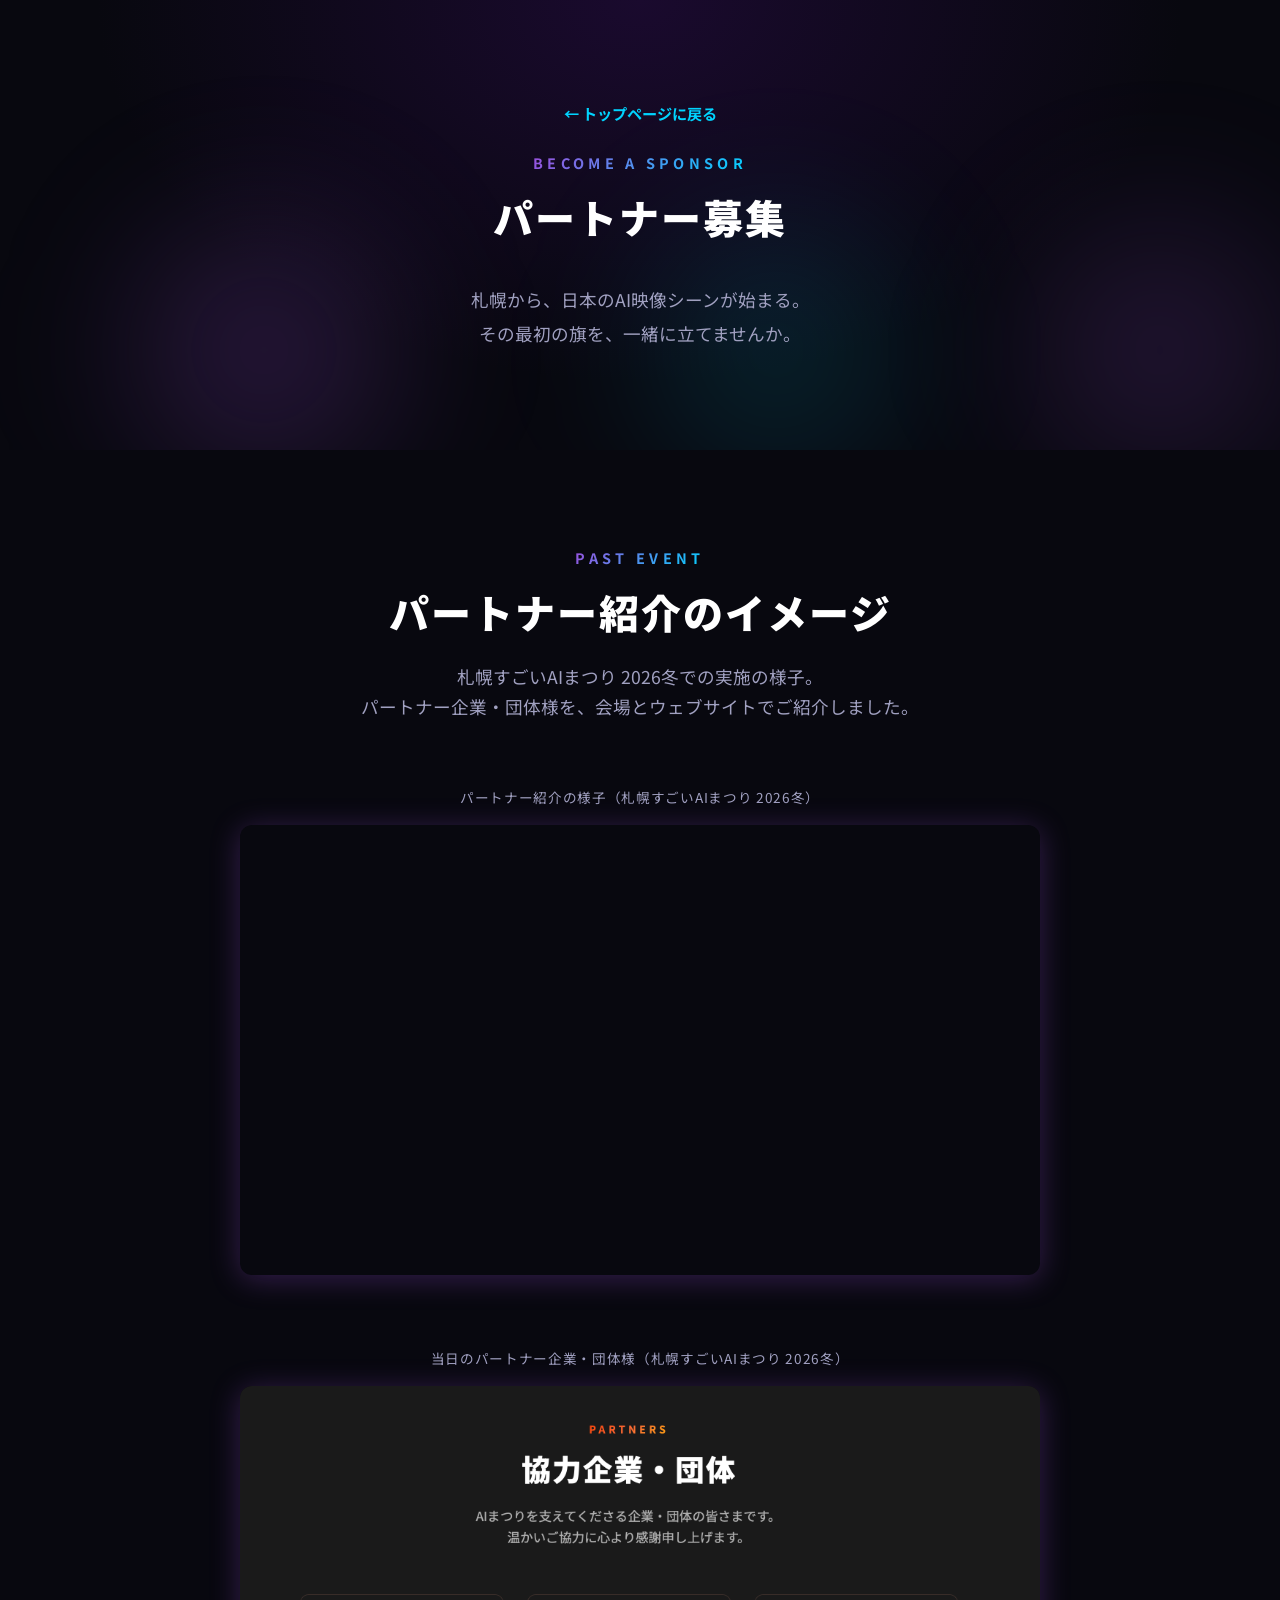
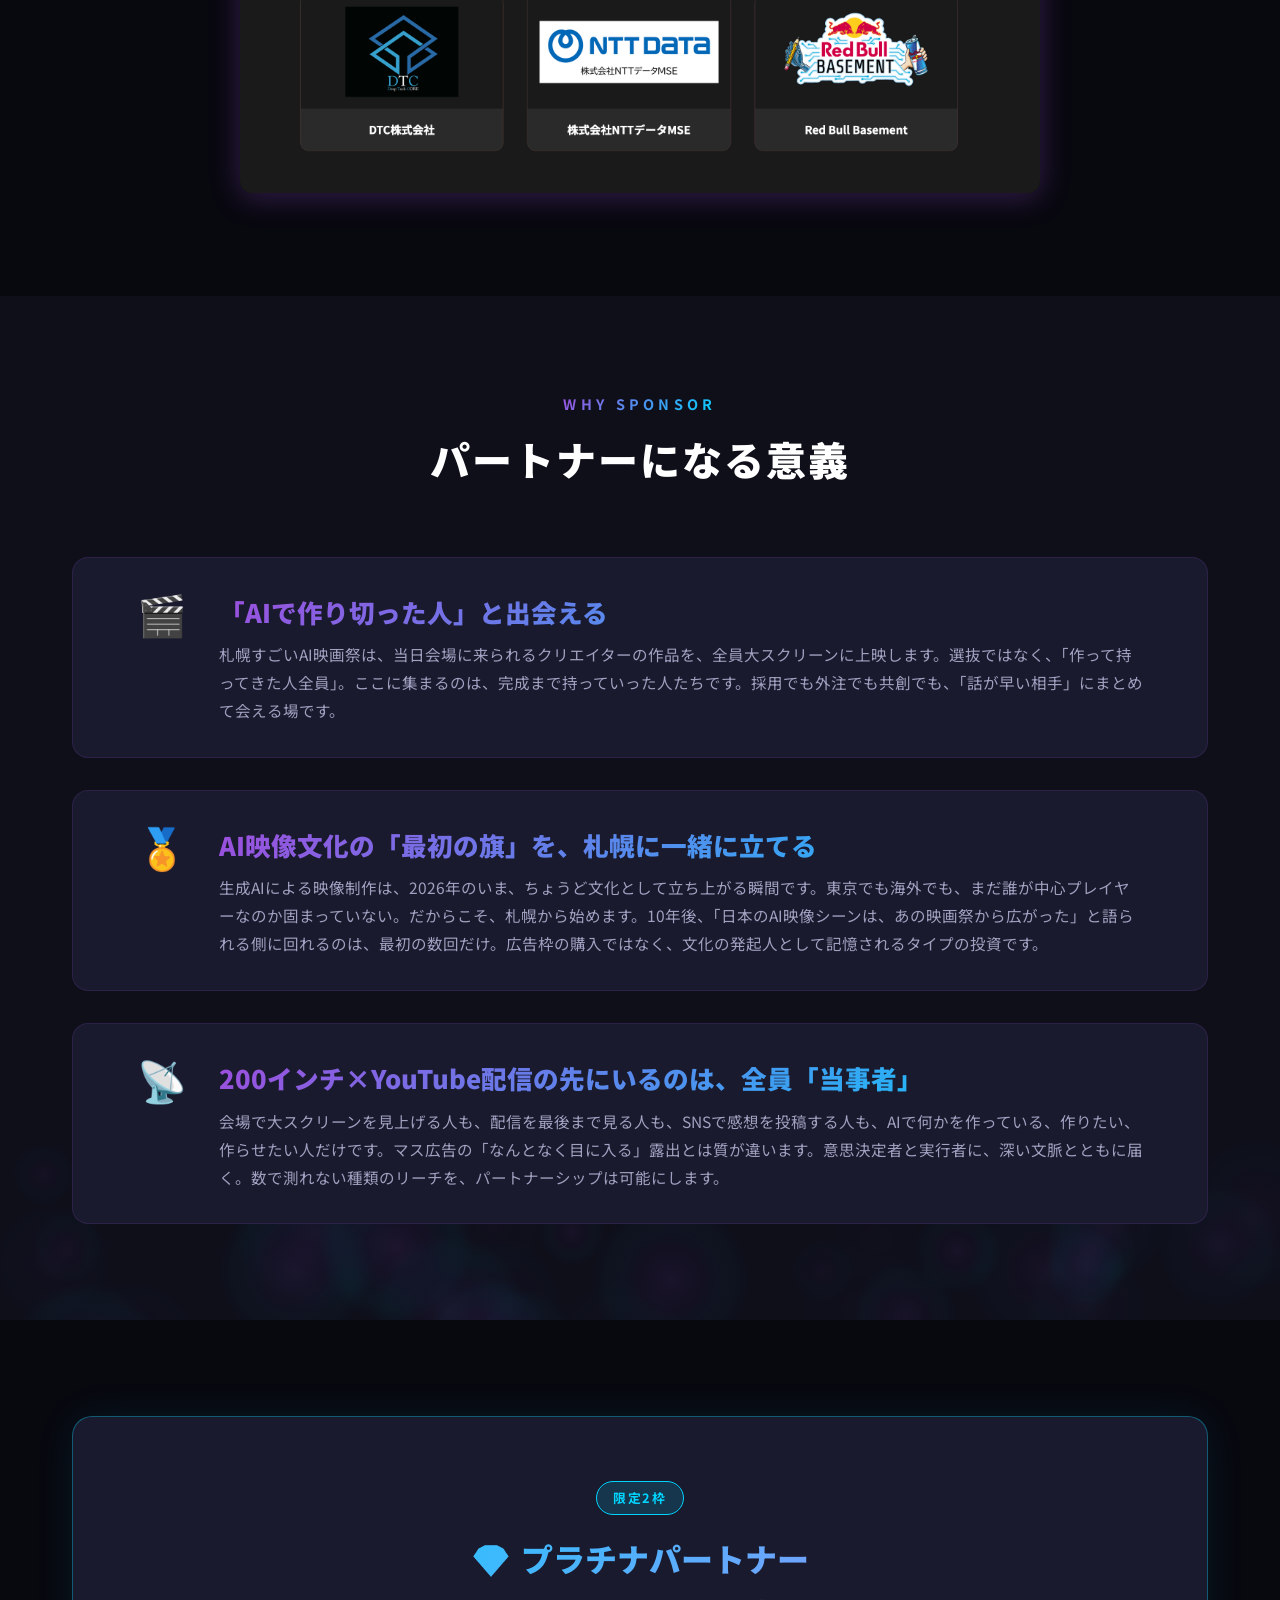
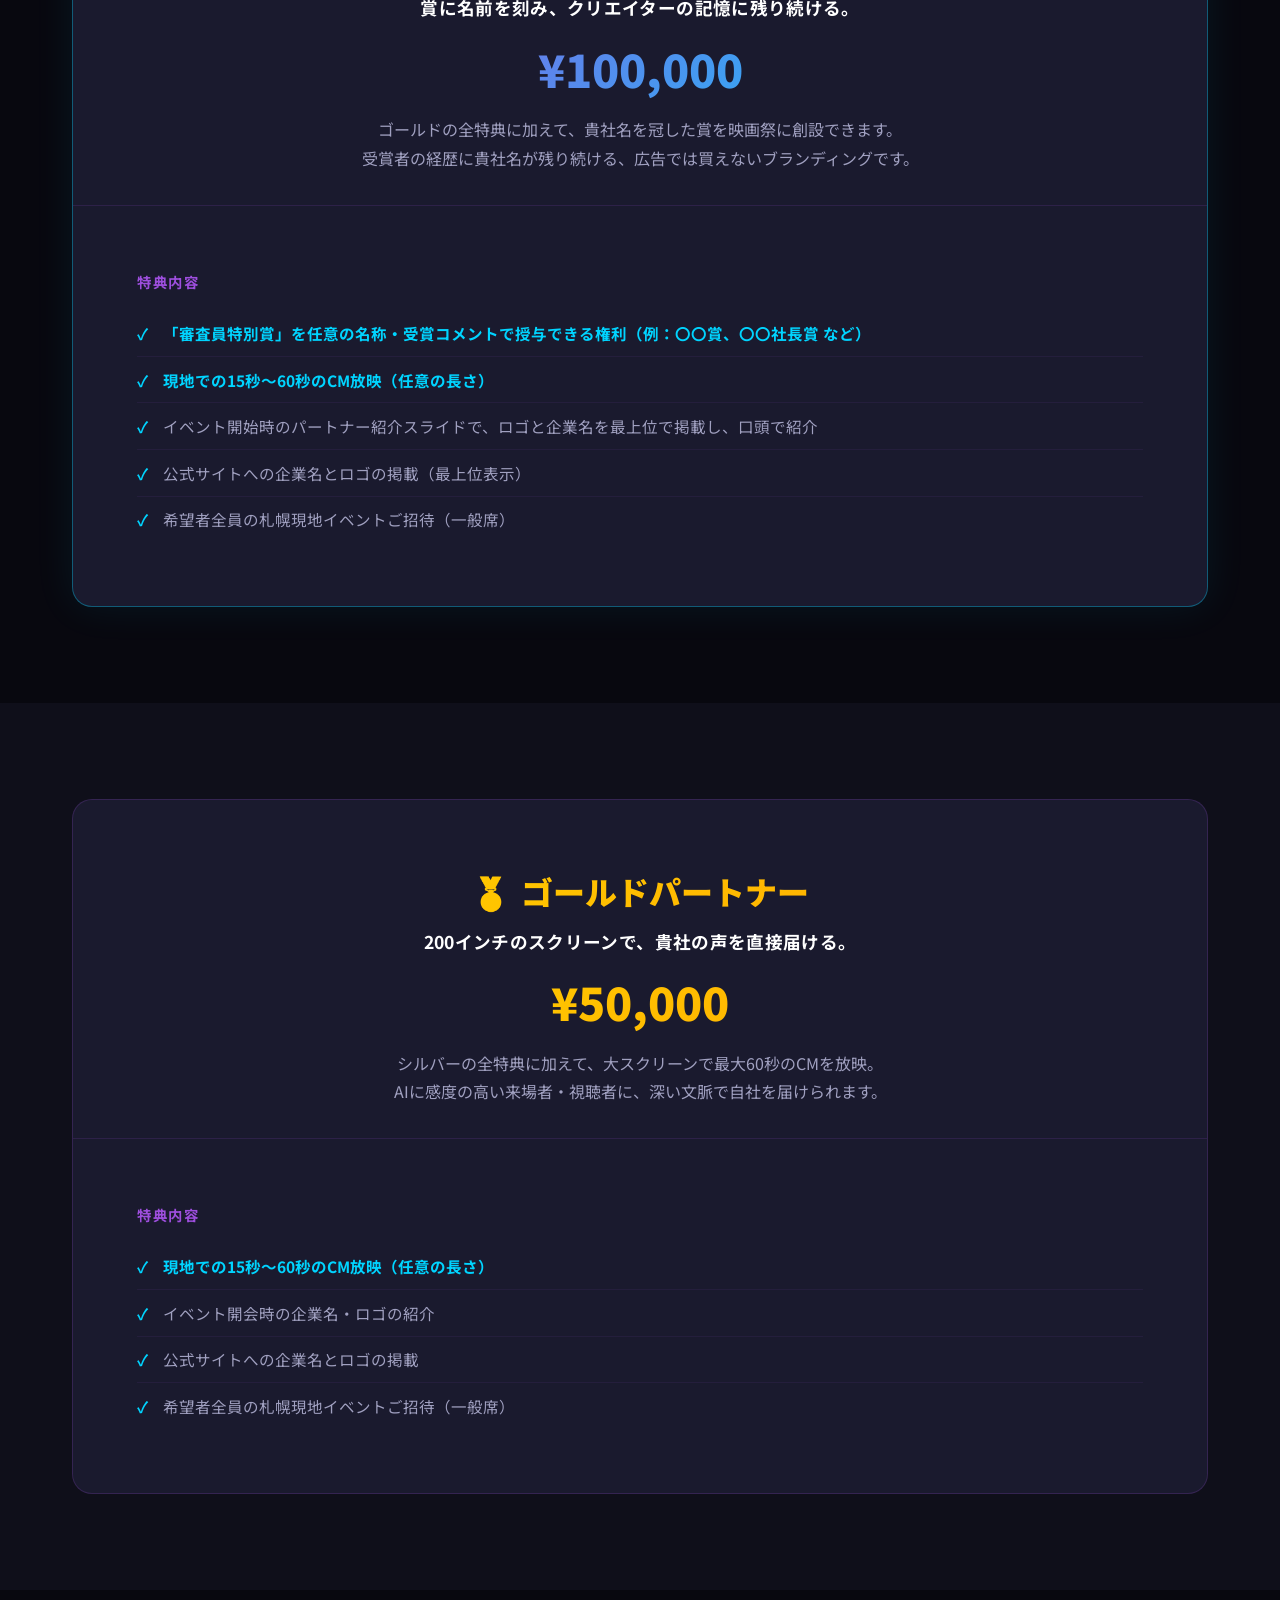
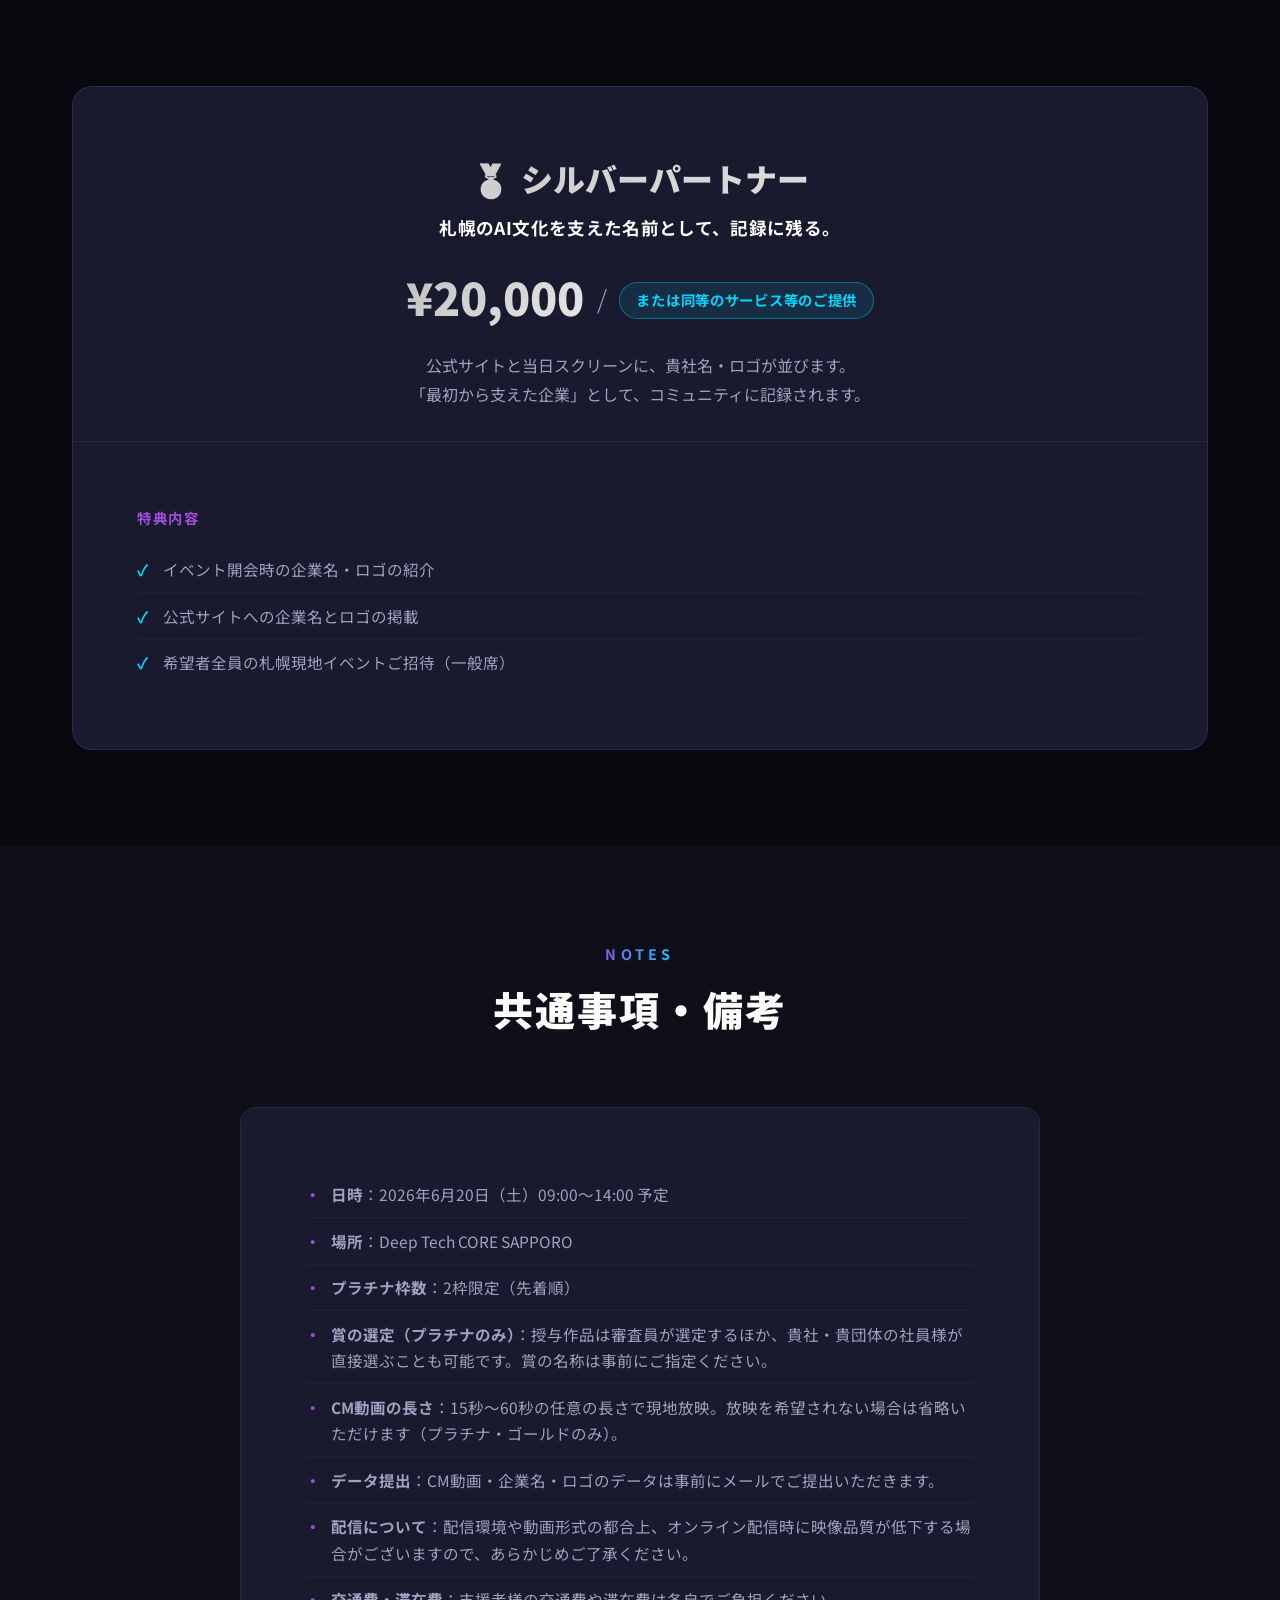
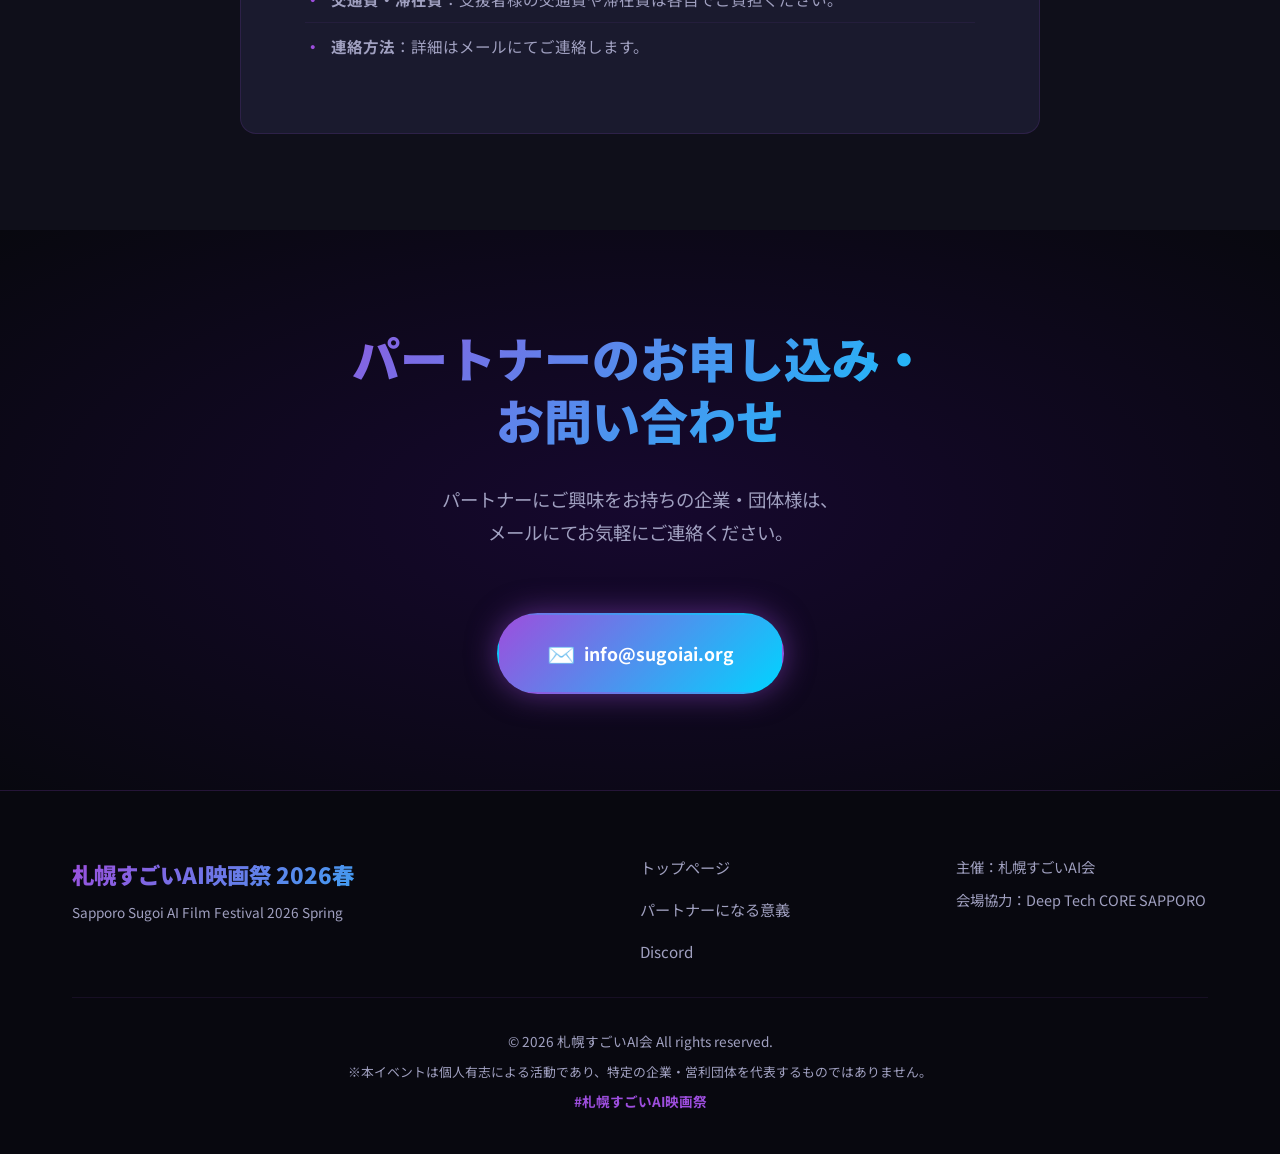
<file: partners.html>
<!DOCTYPE html>
<html lang="ja">
<head>
    <meta charset="UTF-8">
    <meta name="viewport" content="width=device-width, initial-scale=1.0">
    <title>パートナー募集 | 札幌すごいAI映画祭 2026春</title>
    <meta name="description" content="札幌すごいAI映画祭 2026春のパートナーを募集しています。一緒に札幌のAI文化を育てませんか？">
    <!-- OGP Tags -->
    <meta property="og:title" content="パートナー募集 | 札幌すごいAI映画祭 2026春">
    <meta property="og:description" content="札幌すごいAI映画祭 2026春のパートナーを募集しています。一緒に札幌のAI文化を育てませんか？">
    <meta property="og:type" content="website">
    <meta property="og:url" content="https://film.sugoiai.org/conditions.html">
    <meta property="og:site_name" content="札幌すごいAI映画祭 2026春">
    <meta property="og:image" content="https://film.sugoiai.org/images/logo.png">
    <meta property="og:image:width" content="1200">
    <meta property="og:image:height" content="630">
    <meta property="og:locale" content="ja_JP">
    <!-- Twitter Card Tags -->
    <meta name="twitter:card" content="summary_large_image">
    <meta name="twitter:title" content="パートナー募集 | 札幌すごいAI映画祭 2026春">
    <meta name="twitter:description" content="札幌すごいAI映画祭 2026春のパートナーを募集しています。一緒に札幌のAI文化を育てませんか？">
    <meta name="twitter:image" content="https://film.sugoiai.org/images/logo.png">
    <!-- Favicon -->
    <link rel="icon" type="image/png" href="images/logo.png">
    <link rel="apple-touch-icon" href="images/logo.png">
    <link rel="stylesheet" href="style.css">
    <link rel="preconnect" href="https://fonts.googleapis.com">
    <link rel="preconnect" href="https://fonts.gstatic.com" crossorigin>
    <link href="https://fonts.googleapis.com/css2?family=Noto+Sans+JP:wght@400;700;900&display=swap" rel="stylesheet">
</head>
<body>

    <!-- Hero Section -->
    <section class="section sp-hero">
        <div class="hero-background">
            <div class="film-particle"></div>
            <div class="film-particle"></div>
            <div class="film-particle"></div>
        </div>
        <div class="container sp-hero-content">
            <a href="index.html" class="sp-back-link">← トップページに戻る</a>
            <h1 class="section-title" style="margin-top: 1.5rem;">
                <span class="title-en">BECOME A SPONSOR</span>
                <span class="title-ja">パートナー募集</span>
            </h1>
            <p class="sp-hero-description">札幌から、日本のAI映像シーンが始まる。<br>その最初の旗を、一緒に立てませんか。</p>
        </div>
    </section>

    <!-- Past Event Section -->
    <section id="past-event" class="section sp-plan-section">
        <div class="container">
            <div class="section-header">
                <h2 class="section-title">
                    <span class="title-en">PAST EVENT</span>
                    <span class="title-ja">パートナー紹介のイメージ</span>
                </h2>
                <p class="section-description">札幌すごいAIまつり 2026冬での実施の様子。<br>パートナー企業・団体様を、会場とウェブサイトでご紹介しました。</p>
            </div>
            <div class="sp-past-content">
                <div class="sp-video-wrap">
                    <p class="sp-video-label">パートナー紹介の様子（札幌すごいAIまつり 2026冬）</p>
                    <iframe
                        src="https://www.youtube.com/embed/KJ8rVP_wnto?start=1863"
                        title="パートナー紹介イメージ"
                        frameborder="0"
                        allow="accelerometer; autoplay; clipboard-write; encrypted-media; gyroscope; picture-in-picture"
                        allowfullscreen
                        class="sp-video-iframe">
                    </iframe>
                </div>
                <div class="sp-past-image-wrap">
                    <p class="sp-video-label">当日のパートナー企業・団体様（札幌すごいAIまつり 2026冬）</p>
                    <img src="images/partners.png" alt="パートナー企業・団体" class="sp-past-image">
                </div>
            </div>
        </div>
    </section>

    <!-- Why Sponsor Section -->
    <section id="why-sponsor" class="section overview">
        <canvas id="filmGrainCanvas" class="film-grain-canvas"></canvas>
        <div class="container">
            <div class="section-header">
                <h2 class="section-title">
                    <span class="title-en">WHY SPONSOR</span>
                    <span class="title-ja">パートナーになる意義</span>
                </h2>
            </div>
            <div class="sp-benefits-list">
                <div class="sp-benefit-row">
                    <div class="sp-benefit-icon">🎬</div>
                    <div class="sp-benefit-body">
                        <h3 class="apply-card-title">「AIで作り切った人」と出会える</h3>
                        <p style="color: var(--text-secondary); font-size: 0.97rem; line-height: 1.8;">札幌すごいAI映画祭は、当日会場に来られるクリエイターの作品を、全員大スクリーンに上映します。選抜ではなく、「作って持ってきた人全員」。ここに集まるのは、完成まで持っていった人たちです。採用でも外注でも共創でも、「話が早い相手」にまとめて会える場です。</p>
                    </div>
                </div>
                <div class="sp-benefit-row">
                    <div class="sp-benefit-icon">🏅</div>
                    <div class="sp-benefit-body">
                        <h3 class="apply-card-title">AI映像文化の「最初の旗」を、札幌に一緒に立てる</h3>
                        <p style="color: var(--text-secondary); font-size: 0.97rem; line-height: 1.8;">生成AIによる映像制作は、2026年のいま、ちょうど文化として立ち上がる瞬間です。東京でも海外でも、まだ誰が中心プレイヤーなのか固まっていない。だからこそ、札幌から始めます。10年後、「日本のAI映像シーンは、あの映画祭から広がった」と語られる側に回れるのは、最初の数回だけ。広告枠の購入ではなく、文化の発起人として記憶されるタイプの投資です。</p>
                    </div>
                </div>
                <div class="sp-benefit-row">
                    <div class="sp-benefit-icon">📡</div>
                    <div class="sp-benefit-body">
                        <h3 class="apply-card-title">200インチ×YouTube配信の先にいるのは、全員「当事者」</h3>
                        <p style="color: var(--text-secondary); font-size: 0.97rem; line-height: 1.8;">会場で大スクリーンを見上げる人も、配信を最後まで見る人も、SNSで感想を投稿する人も、AIで何かを作っている、作りたい、作らせたい人だけです。マス広告の「なんとなく目に入る」露出とは質が違います。意思決定者と実行者に、深い文脈とともに届く。数で測れない種類のリーチを、パートナーシップは可能にします。</p>
                    </div>
                </div>
            </div>
        </div>
    </section>

    <!-- Platinum Sponsor Section -->
    <section id="platinum-sponsor" class="section sp-plan-section sp-platinum">
        <div class="container">
            <div class="sp-plan-card">
                <div class="sp-plan-header">
                    <div class="sp-tier-badge sp-badge-platinum">限定2枠</div>
                    <h2 class="sp-tier-title sp-tier-platinum">
                        <span class="sp-tier-icon">💎</span>
                        プラチナパートナー
                    </h2>
                    <p class="sp-plan-catch">賞に名前を刻み、クリエイターの記憶に残り続ける。</p>
                    <p class="sp-plan-price">¥100,000</p>
                    <p class="sp-plan-tagline">ゴールドの全特典に加えて、貴社名を冠した賞を映画祭に創設できます。<br>受賞者の経歴に貴社名が残り続ける、広告では買えないブランディングです。</p>
                </div>
                <div class="sp-plan-body">
                    <h3 class="sp-benefits-heading">特典内容</h3>
                    <ul class="apply-list apply-list-check">
                        <li><strong style="color: var(--film-cyan);">「審査員特別賞」を任意の名称・受賞コメントで授与できる権利（例：〇〇賞、〇〇社長賞 など）</strong></li>
                        <li><strong style="color: var(--film-cyan);">現地での15秒〜60秒のCM放映（任意の長さ）</strong></li>
                        <li>イベント開始時のパートナー紹介スライドで、ロゴと企業名を最上位で掲載し、口頭で紹介</li>
                        <li>公式サイトへの企業名とロゴの掲載（最上位表示）</li>
                        <li>希望者全員の札幌現地イベントご招待（一般席）</li>
                    </ul>
                </div>
            </div>
        </div>
    </section>

    <!-- Gold Sponsor Section -->
    <section id="gold-sponsor" class="section sp-plan-section overview">
        <canvas class="film-grain-canvas"></canvas>
        <div class="container">
            <div class="sp-plan-card">
                <div class="sp-plan-header">
                    <h2 class="sp-tier-title sp-tier-gold">
                        <span class="sp-tier-icon">🥇</span>
                        ゴールドパートナー
                    </h2>
                    <p class="sp-plan-catch">200インチのスクリーンで、貴社の声を直接届ける。</p>
                    <p class="sp-plan-price sp-price-gold">¥50,000</p>
                    <p class="sp-plan-tagline">シルバーの全特典に加えて、大スクリーンで最大60秒のCMを放映。<br>AIに感度の高い来場者・視聴者に、深い文脈で自社を届けられます。</p>
                </div>
                <div class="sp-plan-body">
                    <h3 class="sp-benefits-heading">特典内容</h3>
                    <ul class="apply-list apply-list-check">
                        <li><strong style="color: var(--film-cyan);">現地での15秒〜60秒のCM放映（任意の長さ）</strong></li>
                        <li>イベント開会時の企業名・ロゴの紹介</li>
                        <li>公式サイトへの企業名とロゴの掲載</li>
                        <li>希望者全員の札幌現地イベントご招待（一般席）</li>
                    </ul>
                </div>
            </div>
        </div>
    </section>

    <!-- Silver Sponsor Section -->
    <section id="silver-sponsor" class="section sp-plan-section">
        <div class="container">
            <div class="sp-plan-card">
                <div class="sp-plan-header">
                    <h2 class="sp-tier-title sp-tier-silver">
                        <span class="sp-tier-icon">🥈</span>
                        シルバーパートナー
                    </h2>
                    <p class="sp-plan-catch">札幌のAI文化を支えた名前として、記録に残る。</p>
                    <div class="sp-price-row">
                        <p class="sp-plan-price sp-price-silver">¥20,000</p>
                        <span class="sp-price-sep">/</span>
                        <p class="sp-barter-note">または同等のサービス等のご提供</p>
                    </div>
                    <p class="sp-plan-tagline">公式サイトと当日スクリーンに、貴社名・ロゴが並びます。<br>「最初から支えた企業」として、コミュニティに記録されます。</p>
                </div>
                <div class="sp-plan-body">
                    <h3 class="sp-benefits-heading">特典内容</h3>
                    <ul class="apply-list apply-list-check">
                        <li>イベント開会時の企業名・ロゴの紹介</li>
                        <li>公式サイトへの企業名とロゴの掲載</li>
                        <li>希望者全員の札幌現地イベントご招待（一般席）</li>
                    </ul>
                </div>
            </div>
        </div>
    </section>

    <!-- Notes Section -->
    <section id="notes" class="section overview">
        <canvas class="film-grain-canvas"></canvas>
        <div class="container">
            <div class="section-header">
                <h2 class="section-title">
                    <span class="title-en">NOTES</span>
                    <span class="title-ja">共通事項・備考</span>
                </h2>
            </div>
            <div class="apply-card" style="max-width: 800px; margin: 0 auto;">
                <ul class="apply-list">
                    <li><strong>日時</strong>：2026年6月20日（土）09:00〜14:00 予定</li>
                    <li><strong>場所</strong>：Deep Tech CORE SAPPORO</li>
                    <li><strong>プラチナ枠数</strong>：2枠限定（先着順）</li>
                    <li><strong>賞の選定（プラチナのみ）</strong>：授与作品は審査員が選定するほか、貴社・貴団体の社員様が直接選ぶことも可能です。賞の名称は事前にご指定ください。</li>
                    <li><strong>CM動画の長さ</strong>：15秒〜60秒の任意の長さで現地放映。放映を希望されない場合は省略いただけます（プラチナ・ゴールドのみ）。</li>
                    <li><strong>データ提出</strong>：CM動画・企業名・ロゴのデータは事前にメールでご提出いただきます。</li>
                    <li><strong>配信について</strong>：配信環境や動画形式の都合上、オンライン配信時に映像品質が低下する場合がございますので、あらかじめご了承ください。</li>
                    <li><strong>交通費・滞在費</strong>：支援者様の交通費や滞在費は各自でご負担ください。</li>
                    <li><strong>連絡方法</strong>：詳細はメールにてご連絡します。</li>
                </ul>
            </div>
        </div>
    </section>

    <!-- Contact Section -->
    <section id="contact" class="section cta-section">
        <div class="container">
            <div class="cta-content">
                <h2 class="cta-title">パートナーのお申し込み・<br>お問い合わせ</h2>
                <p class="cta-description">
                    パートナーにご興味をお持ちの企業・団体様は、<br>
                    メールにてお気軽にご連絡ください。
                </p>
                <div class="cta-buttons">
                    <a href="mailto:info@sugoiai.org" class="btn btn-primary btn-large">
                        <span class="btn-icon">✉️</span>
                        <span class="btn-text">info@sugoiai.org</span>
                    </a>
                </div>
            </div>
        </div>
    </section>

    <!-- Footer -->
    <footer class="footer">
        <div class="container">
            <div class="footer-content">
                <div class="footer-logo">
                    <h3>札幌すごいAI映画祭 2026春</h3>
                    <p>Sapporo Sugoi AI Film Festival 2026 Spring</p>
                </div>
                <div class="footer-links">
                    <a href="index.html">トップページ</a>
                    <a href="#why-sponsor">パートナーになる意義</a>
                    <a href="https://discord.gg/Ve2tQeN7cw" target="_blank" rel="noopener noreferrer">Discord</a>
                </div>
                <div class="footer-info">
                    <p>主催：札幌すごいAI会</p>
                    <p>会場協力：Deep Tech CORE SAPPORO</p>
                </div>
            </div>
            <div class="footer-bottom">
                <p>&copy; 2026 札幌すごいAI会 All rights reserved.</p>
                <p class="footer-disclaimer">※本イベントは個人有志による活動であり、特定の企業・営利団体を代表するものではありません。</p>
                <p class="footer-hashtag">#札幌すごいAI映画祭</p>
            </div>
        </div>
    </footer>

    <script src="script.js"></script>
</body>
</html>
</file>
<file: style.css>
/* Reset & Base Styles */
* {
    margin: 0;
    padding: 0;
    box-sizing: border-box;
}

:root {
    /* Color Palette - Cinema / AI Theme */
    --film-purple: #9D4EDD;
    --film-violet: #7B2FBE;
    --film-cyan: #00D4FF;
    --film-teal: #00A8CC;
    --film-gold: #FFD700;
    --dark-bg: #08080f;
    --dark-surface: #0f0f1a;
    --dark-elevated: #1a1a2e;
    --text-primary: #ffffff;
    --text-secondary: #a0a0c0;
    --accent-gradient: linear-gradient(135deg, var(--film-purple), var(--film-cyan));
    --film-glow: 0 0 30px rgba(157, 78, 221, 0.5);

    /* Typography */
    --font-primary: 'Noto Sans JP', sans-serif;

    /* Spacing */
    --spacing-xs: 0.5rem;
    --spacing-sm: 1rem;
    --spacing-md: 2rem;
    --spacing-lg: 4rem;
    --spacing-xl: 6rem;

    /* Container */
    --container-max: 1200px;
    --container-padding: 2rem;
}

html {
    scroll-behavior: smooth;
}

body {
    font-family: var(--font-primary);
    background-color: var(--dark-bg);
    color: var(--text-primary);
    line-height: 1.7;
    overflow-x: hidden;
}

.container {
    max-width: var(--container-max);
    margin: 0 auto;
    padding: 0 var(--container-padding);
}

/* Section Styles */
.section {
    padding: var(--spacing-xl) 0;
    position: relative;
}

.section-header {
    text-align: center;
    margin-bottom: var(--spacing-lg);
}

.section-title {
    display: flex;
    flex-direction: column;
    align-items: center;
    gap: var(--spacing-xs);
}

.title-en {
    font-size: 0.9rem;
    font-weight: 700;
    letter-spacing: 0.3em;
    background: var(--accent-gradient);
    -webkit-background-clip: text;
    -webkit-text-fill-color: transparent;
    background-clip: text;
    text-transform: uppercase;
}

.title-ja {
    font-size: 2.5rem;
    font-weight: 900;
    letter-spacing: 0.05em;
}

.section-description {
    color: var(--text-secondary);
    margin-top: var(--spacing-sm);
    font-size: 1.1rem;
}

/* ─── Prize / Awards Gallery Section ─── */
.prize {
    position: relative;
    background:
        radial-gradient(ellipse at 20% 0%, rgba(255, 215, 0, 0.08) 0%, transparent 55%),
        radial-gradient(ellipse at 80% 100%, rgba(157, 78, 221, 0.1) 0%, transparent 55%),
        var(--dark-bg);
    overflow: hidden;
}

.prize .title-en {
    background: linear-gradient(135deg, var(--film-gold), #ffae00);
    -webkit-background-clip: text;
    -webkit-text-fill-color: transparent;
    background-clip: text;
}

.prize-grid {
    display: grid;
    grid-template-columns: repeat(3, 1fr);
    gap: var(--spacing-md);
    margin-top: var(--spacing-lg);
}

.prize-card {
    position: relative;
    border-radius: 18px;
    padding: 2px;
    background: linear-gradient(135deg, rgba(255, 215, 0, 0.6), rgba(157, 78, 221, 0.5), rgba(0, 212, 255, 0.4));
    transition: transform 0.35s ease, box-shadow 0.35s ease;
}

.prize-card:hover {
    transform: translateY(-8px);
    box-shadow: 0 18px 40px rgba(255, 215, 0, 0.18), 0 0 30px rgba(157, 78, 221, 0.25);
}

.prize-card-inner {
    position: relative;
    border-radius: 16px;
    overflow: hidden;
    background: var(--dark-surface);
}

.prize-card-inner::after {
    /* celebratory shine sweep */
    content: "";
    position: absolute;
    top: 0;
    left: -75%;
    width: 50%;
    height: 100%;
    background: linear-gradient(120deg, transparent, rgba(255, 255, 255, 0.25), transparent);
    transform: skewX(-20deg);
    transition: left 0.6s ease;
    pointer-events: none;
}

.prize-card:hover .prize-card-inner::after {
    left: 130%;
}

.prize-card-inner img {
    display: block;
    width: 100%;
    height: auto;
    cursor: zoom-in;
    transition: transform 0.45s ease;
}

/* ─── Prize Lightbox ─── */
.prize-lightbox {
    position: fixed;
    inset: 0;
    z-index: 2000;
    display: flex;
    align-items: center;
    justify-content: center;
    padding: 4vw;
    background: rgba(0, 0, 0, 0.88);
    backdrop-filter: blur(6px);
    opacity: 0;
    visibility: hidden;
    transition: opacity 0.3s ease, visibility 0.3s ease;
    cursor: zoom-out;
}

.prize-lightbox.is-open {
    opacity: 1;
    visibility: visible;
}

.prize-lightbox img {
    max-width: 100%;
    max-height: 90vh;
    border-radius: 12px;
    box-shadow: 0 24px 60px rgba(0, 0, 0, 0.6), 0 0 40px rgba(157, 78, 221, 0.3);
    transform: scale(0.92);
    transition: transform 0.3s ease;
}

.prize-lightbox.is-open img {
    transform: scale(1);
}

.prize-lightbox-close {
    position: absolute;
    top: 1.2rem;
    right: 1.5rem;
    width: 44px;
    height: 44px;
    display: flex;
    align-items: center;
    justify-content: center;
    font-size: 1.8rem;
    line-height: 1;
    color: #fff;
    background: rgba(255, 255, 255, 0.1);
    border: 1px solid rgba(255, 255, 255, 0.25);
    border-radius: 50%;
    cursor: pointer;
    transition: background 0.2s ease;
}

.prize-lightbox-close:hover {
    background: rgba(255, 255, 255, 0.25);
}

.prize-card:hover .prize-card-inner img {
    transform: scale(1.05);
}

/* Tablet: 2 columns */
@media (max-width: 1024px) {
    .prize-grid {
        grid-template-columns: repeat(2, 1fr);
    }
}

/* Mobile: 1 column */
@media (max-width: 640px) {
    .prize-grid {
        grid-template-columns: 1fr;
        gap: var(--spacing-sm);
    }
}

/* ─── Hero Section ─── */
.hero {
    min-height: 100vh;
    display: flex;
    flex-direction: column;
    justify-content: center;
    align-items: center;
    position: relative;
    overflow: hidden;
    background: radial-gradient(ellipse at center top, #1a0a2e 0%, var(--dark-bg) 60%);
}

.hero-background {
    position: absolute;
    top: 0;
    left: 0;
    width: 100%;
    height: 100%;
    overflow: hidden;
    z-index: 0;
}

.film-particle {
    position: absolute;
    bottom: -100px;
    width: 400px;
    height: 400px;
    background: radial-gradient(circle, rgba(157, 78, 221, 0.2) 0%, transparent 70%);
    border-radius: 50%;
    filter: blur(60px);
    animation: particleFloat 18s infinite ease-in-out;
}

.film-particle:nth-child(1) {
    left: 5%;
    animation-delay: 0s;
    background: radial-gradient(circle, rgba(157, 78, 221, 0.25) 0%, transparent 70%);
}

.film-particle:nth-child(2) {
    left: 45%;
    animation-delay: 6s;
    background: radial-gradient(circle, rgba(0, 212, 255, 0.15) 0%, transparent 70%);
}

.film-particle:nth-child(3) {
    left: 75%;
    animation-delay: 12s;
    background: radial-gradient(circle, rgba(157, 78, 221, 0.2) 0%, transparent 70%);
}

@keyframes particleFloat {
    0% {
        transform: translateY(0) scale(1);
        opacity: 0;
    }
    30% {
        opacity: 0.8;
    }
    70% {
        opacity: 0.4;
    }
    100% {
        transform: translateY(-100vh) scale(1.8);
        opacity: 0;
    }
}

/* Hero placeholder for main visual */
.hero-placeholder-wrap {
    position: absolute;
    top: 0;
    left: 0;
    width: 100%;
    height: 100%;
    z-index: 0;
    /* Replace with actual background image when available */
    /* background-image: url('images/hero-visual.jpg'); */
    /* background-size: cover; */
    /* background-position: center; */
}

.hero-content {
    position: relative;
    z-index: 1;
    text-align: center;
}

.hero-date {
    font-size: 1.2rem;
    font-weight: 700;
    letter-spacing: 0.3em;
    background: var(--accent-gradient);
    -webkit-background-clip: text;
    -webkit-text-fill-color: transparent;
    background-clip: text;
    margin-bottom: var(--spacing-sm);
    animation: fadeInDown 1s ease-out;
}

.hero-badge {
    display: inline-block;
    padding: 0.4rem 1.2rem;
    background: rgba(157, 78, 221, 0.2);
    border: 1px solid var(--film-purple);
    border-radius: 50px;
    font-size: 0.9rem;
    font-weight: 700;
    letter-spacing: 0.15em;
    color: var(--film-cyan);
    margin-bottom: var(--spacing-md);
    animation: fadeInDown 1s ease-out 0.15s both;
}

.hero-title {
    margin-bottom: var(--spacing-md);
    animation: fadeInUp 1s ease-out 0.3s both;
}

.title-main {
    display: block;
    font-size: clamp(2.2rem, 7vw, 4.5rem);
    font-weight: 900;
    letter-spacing: 0.05em;
    margin-bottom: var(--spacing-sm);
    text-shadow: 0 0 40px rgba(157, 78, 221, 0.6);
}

.title-sub {
    display: block;
    font-size: clamp(0.8rem, 1.8vw, 1.1rem);
    font-weight: 400;
    letter-spacing: 0.2em;
    color: var(--text-secondary);
}

.hero-tagline {
    font-size: clamp(1.2rem, 3vw, 1.8rem);
    line-height: 1.8;
    margin-bottom: var(--spacing-lg);
    animation: fadeInUp 1s ease-out 0.6s both;
}

.hero-info-badge {
    display: flex;
    justify-content: center;
    gap: 1.5rem;
    margin-bottom: 2rem;
    animation: fadeInUp 1s ease-out 0.8s both;
}

.hero-info-badge span {
    font-size: 1.1rem;
    font-weight: 700;
    color: var(--film-cyan);
    text-shadow: 0 0 10px rgba(0, 212, 255, 0.5);
    letter-spacing: 0.05em;
}

.hero-cta {
    display: flex;
    justify-content: center;
    gap: var(--spacing-sm);
    flex-wrap: wrap;
    animation: fadeInUp 1s ease-out 0.9s both;
}

/* ─── Hero Watch (現地配信 / 高画質再生) ─── */
.hero-watch {
    margin-bottom: 2rem;
    animation: fadeInUp 1s ease-out 0.7s both;
}

.hero-watch-note {
    font-size: 0.95rem;
    line-height: 1.7;
    color: var(--text-secondary);
    max-width: 640px;
    margin: 0 auto 1rem;
}

.hero-watch-buttons {
    display: flex;
    justify-content: center;
    gap: var(--spacing-sm);
    flex-wrap: wrap;
}

.hero-watch-caption {
    font-size: 0.85rem;
    line-height: 1.6;
    color: var(--text-secondary);
    margin: 0.85rem auto 0;
}

.btn-youtube {
    background: rgba(255, 255, 255, 0.06);
    color: var(--text-secondary);
    border: 1px solid rgba(255, 255, 255, 0.2);
}

.btn-youtube:hover {
    background: rgba(255, 255, 255, 0.12);
    color: var(--text-primary);
    transform: translateY(-3px);
}

.btn-hd {
    background: #FF0000;
    color: #ffffff;
    box-shadow: 0 0 16px rgba(255, 0, 0, 0.35);
}

.btn-hd:hover {
    background: #cc0000;
    box-shadow: 0 0 28px rgba(255, 0, 0, 0.55);
    transform: translateY(-3px);
}

/* ─── Buttons ─── */
.btn {
    display: inline-flex;
    align-items: center;
    gap: var(--spacing-xs);
    padding: 1rem 2.5rem;
    font-size: 1rem;
    font-weight: 700;
    text-decoration: none;
    border-radius: 50px;
    transition: all 0.3s ease;
    position: relative;
    overflow: hidden;
    border: 2px solid transparent;
}

.btn-primary {
    background: var(--accent-gradient);
    color: var(--text-primary);
    box-shadow: var(--film-glow);
}

.btn-primary:hover {
    transform: translateY(-3px);
    box-shadow: 0 0 50px rgba(157, 78, 221, 0.8);
}

.btn-secondary {
    background: transparent;
    color: var(--text-primary);
    border: 2px solid var(--film-purple);
}

.btn-secondary:hover {
    background: var(--dark-elevated);
    border-color: var(--film-cyan);
    transform: translateY(-3px);
}

.btn-learn {
    background: rgba(157, 78, 221, 0.22);
    color: var(--text-primary);
    border: 2px solid rgba(157, 78, 221, 0.55);
    box-shadow: 0 0 12px rgba(157, 78, 221, 0.15);
}

.btn-learn:hover {
    background: rgba(157, 78, 221, 0.38);
    border-color: var(--film-purple);
    box-shadow: 0 0 24px rgba(157, 78, 221, 0.35);
    transform: translateY(-3px);
}

.btn-large {
    padding: 1.2rem 3rem;
    font-size: 1.1rem;
}

.btn-icon {
    font-size: 1.3em;
}

/* ─── Image Placeholder ─── */
.image-placeholder {
    position: relative;
    width: 100%;
    padding-bottom: 65%;
    background: var(--dark-elevated);
    border-radius: 12px;
    overflow: hidden;
    border: 2px dashed rgba(157, 78, 221, 0.4);
}

.division-placeholder {
    padding-bottom: 55%;
}

.about-photo {
    width: 100%;
    height: auto;
    border-radius: 12px;
    object-fit: cover;
    box-shadow: 0 4px 20px rgba(157, 78, 221, 0.3);
}

.placeholder-text {
    position: absolute;
    top: 50%;
    left: 50%;
    transform: translate(-50%, -50%);
    color: var(--text-secondary);
    font-size: 0.95rem;
    text-align: center;
    padding: var(--spacing-sm);
    display: flex;
    flex-direction: column;
    align-items: center;
    gap: 0.5rem;
}

.placeholder-icon {
    font-size: 2.5rem;
    display: block;
}

/* ─── Overview Section ─── */
.overview {
    background: var(--dark-surface);
    position: relative;
    overflow: hidden;
}

.film-grain-canvas {
    position: absolute;
    top: 0;
    left: 0;
    width: 100%;
    height: 100%;
    z-index: 0;
    pointer-events: none;
    opacity: 0.5;
}

.overview .container {
    position: relative;
    z-index: 1;
}

.overview-content {
    margin-top: var(--spacing-lg);
}

.overview-main {
    display: grid;
    grid-template-columns: 1fr 1fr;
    gap: var(--spacing-lg);
    align-items: start;
}

.overview-image-wrap {
    width: 100%;
}

.venue-image {
    width: 100%;
    height: auto;
    border-radius: 12px;
    object-fit: cover;
    box-shadow: 0 4px 20px rgba(157, 78, 221, 0.3);
}

.overview-subtitle {
    font-size: 2rem;
    font-weight: 900;
    margin-bottom: var(--spacing-md);
    background: var(--accent-gradient);
    -webkit-background-clip: text;
    -webkit-text-fill-color: transparent;
    background-clip: text;
}

.overview-text p {
    margin-bottom: var(--spacing-sm);
    color: var(--text-secondary);
    font-size: 1.05rem;
}

.overview-text strong {
    color: var(--text-primary);
    font-weight: 700;
}

.event-info {
    margin-top: var(--spacing-md);
    padding: var(--spacing-md);
    background: var(--dark-elevated);
    border-left: 4px solid var(--film-purple);
    border-radius: 8px;
}

.info-item {
    display: grid;
    grid-template-columns: 120px 1fr;
    gap: var(--spacing-sm);
    margin-bottom: var(--spacing-sm);
    padding-bottom: var(--spacing-sm);
    border-bottom: 1px solid rgba(157, 78, 221, 0.1);
}

.info-item:last-child {
    margin-bottom: 0;
    padding-bottom: 0;
    border-bottom: none;
}

.info-label {
    font-weight: 700;
    color: var(--film-purple);
    font-size: 0.95rem;
}

.info-value {
    color: var(--text-primary);
}

.overview-note {
    margin-top: var(--spacing-sm);
    font-size: 0.85rem;
    color: var(--text-secondary);
}

/* ─── Divisions Section ─── */
.divisions {
    background: var(--dark-bg);
    position: relative;
    overflow: hidden;
}

.projector-canvas {
    position: absolute;
    top: 0;
    left: 0;
    width: 100%;
    height: 100%;
    z-index: 0;
    pointer-events: none;
    opacity: 0.6;
}

.divisions .container {
    position: relative;
    z-index: 1;
}

.divisions-grid {
    display: grid;
    grid-template-columns: repeat(auto-fit, minmax(360px, 1fr));
    gap: var(--spacing-md);
    margin-top: var(--spacing-lg);
}

.division-card {
    background: var(--dark-surface);
    border-radius: 16px;
    overflow: hidden;
    position: relative;
    transition: all 0.3s ease;
    border: 1px solid rgba(157, 78, 221, 0.15);
}

.division-card:hover {
    transform: translateY(-8px);
    border-color: var(--film-purple);
    box-shadow: 0 10px 40px rgba(157, 78, 221, 0.25);
}

.division-number {
    position: absolute;
    top: 1rem;
    right: 1rem;
    font-size: 4rem;
    font-weight: 900;
    background: var(--accent-gradient);
    -webkit-background-clip: text;
    -webkit-text-fill-color: transparent;
    background-clip: text;
    opacity: 0.25;
    z-index: 1;
    line-height: 1;
}

.division-image-wrap {
    width: 100%;
}

.division-image {
    width: 100%;
    height: auto;
    aspect-ratio: 16 / 9;
    object-fit: cover;
    display: block;
    box-shadow: 0 4px 20px rgba(157, 78, 221, 0.2);
}

.division-content {
    padding: var(--spacing-md);
}

.division-badge {
    display: inline-block;
    padding: 0.3rem 0.9rem;
    border-radius: 50px;
    font-size: 0.8rem;
    font-weight: 700;
    letter-spacing: 0.1em;
    margin-bottom: var(--spacing-sm);
}

.badge-main {
    background: rgba(157, 78, 221, 0.2);
    border: 1px solid var(--film-purple);
    color: var(--film-purple);
}

.badge-exp {
    background: rgba(0, 212, 255, 0.15);
    border: 1px solid var(--film-cyan);
    color: var(--film-cyan);
}

.badge-special {
    background: rgba(255, 180, 0, 0.15);
    border: 1px solid #ffb400;
    color: #ffb400;
}

.division-title {
    font-size: 1.8rem;
    font-weight: 900;
    margin-bottom: 0.2rem;
}

.division-subtitle {
    font-size: 0.9rem;
    color: var(--text-secondary);
    margin-bottom: var(--spacing-sm);
    letter-spacing: 0.1em;
}

.division-duration {
    font-size: 1rem;
    color: var(--text-secondary);
    margin-bottom: var(--spacing-sm);
}

.division-duration strong {
    color: var(--film-cyan);
    font-size: 1.1rem;
}

.division-description {
    color: var(--text-secondary);
    line-height: 1.8;
    margin-bottom: var(--spacing-sm);
    font-size: 0.95rem;
}

.division-highlight {
    padding: var(--spacing-sm);
    background: rgba(157, 78, 221, 0.1);
    border-left: 3px solid var(--film-purple);
    border-radius: 4px;
    font-size: 0.92rem;
    color: var(--text-primary);
    margin-bottom: var(--spacing-md);
}

.division-exp .division-highlight {
    background: rgba(0, 212, 255, 0.08);
    border-left-color: var(--film-cyan);
}

.division-special .division-highlight {
    background: rgba(255, 180, 0, 0.08);
    border-left-color: #ffb400;
}

.division-details {
    border-top: 1px solid rgba(157, 78, 221, 0.15);
    padding-top: var(--spacing-sm);
}

.division-details h4 {
    font-size: 0.9rem;
    font-weight: 700;
    color: var(--film-purple);
    letter-spacing: 0.1em;
    margin-bottom: 0.5rem;
    margin-top: var(--spacing-sm);
    text-transform: uppercase;
}

.division-details ul {
    list-style: none;
    padding: 0;
    margin-bottom: var(--spacing-sm);
}

.division-details ul li {
    padding: 0.3rem 0 0.3rem 1.4rem;
    position: relative;
    color: var(--text-secondary);
    font-size: 0.9rem;
}

.division-details ul li::before {
    content: "▸";
    position: absolute;
    left: 0;
    color: var(--film-purple);
    font-size: 0.85rem;
}

.division-exp .division-details ul li::before {
    color: var(--film-cyan);
}

.division-special .division-details h4 {
    color: #ffb400;
}

.division-special .division-details ul li::before {
    color: #ffb400;
}

.division-broadcast {
    font-size: 0.9rem;
    color: var(--text-secondary);
    background: var(--dark-elevated);
    padding: var(--spacing-sm);
    border-radius: 8px;
    text-align: center;
}

/* ─── Application Section ─── */
.application {
    background: var(--dark-surface);
}

.application-grid {
    display: grid;
    grid-template-columns: 1fr 1fr;
    gap: var(--spacing-md);
    margin-top: var(--spacing-lg);
}

.apply-card {
    background: var(--dark-elevated);
    border-radius: 16px;
    padding: var(--spacing-lg);
    border: 1px solid rgba(157, 78, 221, 0.15);
    transition: border-color 0.3s ease;
}

.apply-card:hover {
    border-color: rgba(157, 78, 221, 0.4);
}

.apply-card-icon {
    font-size: 2.5rem;
    margin-bottom: var(--spacing-sm);
}

.apply-card-title {
    font-size: 1.6rem;
    font-weight: 900;
    margin-bottom: var(--spacing-sm);
    background: var(--accent-gradient);
    -webkit-background-clip: text;
    -webkit-text-fill-color: transparent;
    background-clip: text;
}

.apply-card-subtitle {
    font-size: 0.95rem;
    color: var(--text-secondary);
    margin-bottom: var(--spacing-sm);
}

.apply-list {
    list-style: none;
    padding: 0;
}

.apply-list li {
    padding: 0.6rem 0 0.6rem 1.6rem;
    position: relative;
    color: var(--text-secondary);
    font-size: 0.97rem;
    border-bottom: 1px solid rgba(157, 78, 221, 0.08);
}

.apply-list li:last-child {
    border-bottom: none;
}

.apply-list li::before {
    content: "・";
    position: absolute;
    left: 0;
    color: var(--film-purple);
    font-weight: bold;
}

.apply-list-check li::before {
    content: "✓";
    color: var(--film-cyan);
}

.apply-cta {
    margin-top: var(--spacing-xl);
    text-align: center;
}

.apply-form-placeholder {
    display: inline-flex;
    flex-direction: column;
    align-items: center;
    gap: 0.8rem;
    padding: var(--spacing-lg) var(--spacing-xl);
    background: var(--dark-elevated);
    border: 2px dashed rgba(157, 78, 221, 0.4);
    border-radius: 16px;
    color: var(--text-secondary);
    font-size: 1.05rem;
}

.apply-form-placeholder .placeholder-icon {
    font-size: 3rem;
}

.apply-note {
    font-size: 0.9rem;
    color: var(--text-secondary);
}

.apply-note a {
    color: var(--film-cyan);
    text-decoration: none;
    transition: color 0.3s ease;
}

.apply-note a:hover {
    color: var(--film-purple);
}

.guideline-link {
    color: var(--film-cyan);
    text-decoration: none;
    font-weight: 700;
    border-bottom: 1px solid rgba(0, 212, 255, 0.4);
    transition: all 0.3s ease;
}

.guideline-link:hover {
    color: var(--film-purple);
    border-bottom-color: var(--film-purple);
}

/* ─── Awards Section ─── */
.awards {
    background: var(--dark-bg);
    position: relative;
    overflow: hidden;
}

.spark-canvas {
    position: absolute;
    top: 0;
    left: 0;
    width: 100%;
    height: 100%;
    z-index: 0;
    pointer-events: none;
    opacity: 0.7;
}

.awards .container {
    position: relative;
    z-index: 1;
}

.awards-grid {
    display: grid;
    grid-template-columns: repeat(auto-fit, minmax(280px, 1fr));
    gap: var(--spacing-md);
    margin-top: var(--spacing-lg);
}

.award-card {
    background: var(--dark-elevated);
    border-radius: 16px;
    overflow: hidden;
    text-align: center;
    border: 1px solid rgba(157, 78, 221, 0.2);
    transition: all 0.3s ease;
}

.award-image-wrap {
    width: 100%;
}

.award-image {
    width: 100%;
    aspect-ratio: 4 / 3;
    object-fit: cover;
    display: block;
}

.award-body {
    padding: var(--spacing-lg);
}

.award-card:hover {
    transform: translateY(-6px);
    border-color: var(--film-gold);
    box-shadow: 0 10px 40px rgba(255, 215, 0, 0.15);
}

.award-icon {
    font-size: 3.5rem;
    margin-bottom: var(--spacing-sm);
}

.award-title {
    font-size: 1.8rem;
    font-weight: 900;
    margin-bottom: 0.4rem;
    background: linear-gradient(135deg, var(--film-gold), #FFA500);
    -webkit-background-clip: text;
    -webkit-text-fill-color: transparent;
    background-clip: text;
}

.award-division {
    font-size: 0.9rem;
    color: var(--film-purple);
    font-weight: 700;
    letter-spacing: 0.1em;
    margin-bottom: var(--spacing-sm);
}

.award-description {
    color: var(--text-secondary);
    font-size: 0.95rem;
    line-height: 1.7;
}


/* ─── About Section ─── */
.about-festival {
    background: var(--dark-surface);
    position: relative;
    overflow: hidden;
}

.ripple-canvas {
    position: absolute;
    top: 0;
    left: 0;
    width: 100%;
    height: 100%;
    z-index: 0;
    pointer-events: none;
}

.about-festival .container {
    position: relative;
    z-index: 1;
}

.about-content {
    display: grid;
    grid-template-columns: 1.5fr 1fr;
    gap: var(--spacing-lg);
    align-items: center;
}

.about-origin-sig {
    display: block;
    text-align: right;
    font-size: 0.9rem;
    color: var(--text-secondary);
    margin-top: 0.6rem;
}

.about-origin {
    font-size: 1.05rem;
    line-height: 2;
    color: var(--text-secondary);
    border-left: 4px solid var(--film-cyan);
    padding: var(--spacing-sm) var(--spacing-md);
    margin-bottom: var(--spacing-md);
    background: rgba(0, 212, 255, 0.05);
    border-radius: 0 8px 8px 0;
    font-style: normal;
}

.about-lead {
    font-size: 1.4rem;
    font-weight: 700;
    color: var(--text-primary);
    margin-bottom: var(--spacing-md);
    line-height: 1.6;
}

.about-text p {
    color: var(--text-secondary);
    font-size: 1.05rem;
    line-height: 1.8;
    margin-bottom: var(--spacing-sm);
}

.about-features {
    margin-top: var(--spacing-md);
    padding: var(--spacing-md);
    background: var(--dark-elevated);
    border-radius: 12px;
    border-left: 4px solid var(--film-purple);
    display: flex;
    flex-direction: column;
    gap: var(--spacing-sm);
}

.about-feature {
    display: flex;
    align-items: center;
    gap: var(--spacing-sm);
}

.feature-icon {
    font-size: 1.4rem;
    min-width: 2rem;
}

.feature-text {
    color: var(--text-primary);
    font-size: 1rem;
    font-weight: 600;
}

/* ─── Judges Section ─── */
.judges {
    background: var(--dark-bg);
}

.judges-grid {
    display: grid;
    grid-template-columns: repeat(auto-fit, minmax(260px, 1fr));
    gap: var(--spacing-md);
    margin-top: var(--spacing-lg);
}

.judge-card {
    background: var(--dark-elevated);
    border-radius: 16px;
    overflow: hidden;
    border: 1px solid rgba(157, 78, 221, 0.2);
    transition: all 0.3s ease;
    display: flex;
    flex-direction: column;
}

.judge-card:hover {
    transform: translateY(-6px);
    border-color: var(--film-purple);
    box-shadow: 0 10px 40px rgba(157, 78, 221, 0.25);
}

.judge-image-wrap {
    width: 100%;
    aspect-ratio: 1 / 1;
    overflow: hidden;
}

.judge-image {
    width: 100%;
    height: 100%;
    object-fit: cover;
    display: block;
    transition: transform 0.4s ease;
}

.judge-card:hover .judge-image {
    transform: scale(1.05);
}

.judge-image-soon {
    background: var(--dark-surface);
    border-bottom: 1px solid rgba(157, 78, 221, 0.15);
    display: flex;
    align-items: center;
    justify-content: center;
}

.judge-soon-icon {
    font-size: 3.5rem;
    opacity: 0.4;
}

.judge-info {
    padding: var(--spacing-md);
    display: flex;
    flex-direction: column;
    gap: var(--spacing-xs);
    flex: 1;
}

.judge-name {
    font-size: 1.3rem;
    font-weight: 900;
    background: var(--accent-gradient);
    -webkit-background-clip: text;
    -webkit-text-fill-color: transparent;
    background-clip: text;
}

.judge-title {
    font-size: 0.85rem;
    color: var(--film-cyan);
    font-weight: 700;
    letter-spacing: 0.05em;
}

.judge-comment {
    font-size: 0.9rem;
    color: var(--text-secondary);
    line-height: 1.8;
    border-left: 3px solid var(--film-purple);
    padding-left: var(--spacing-sm);
    margin-top: var(--spacing-xs);
    font-style: normal;
}

.judge-card-soon {
    border-style: dashed;
    border-color: rgba(157, 78, 221, 0.25);
    opacity: 0.7;
}

.judge-name-soon,
.judge-title-soon {
    color: var(--text-secondary);
}

.judge-name-soon {
    background: none;
    -webkit-text-fill-color: var(--text-secondary);
    font-size: 1.2rem;
}

.judge-comment-soon {
    border-left-color: rgba(157, 78, 221, 0.3);
    font-style: italic;
}

/* ─── CTA Section ─── */
.cta-section {
    background: radial-gradient(ellipse at center, #16082e 0%, var(--dark-bg) 100%);
    text-align: center;
    padding: var(--spacing-xl) 0;
}

.cta-content {
    max-width: 800px;
    margin: 0 auto;
}

.cta-title {
    font-size: clamp(2rem, 5vw, 3rem);
    font-weight: 900;
    margin-bottom: var(--spacing-md);
    background: var(--accent-gradient);
    -webkit-background-clip: text;
    -webkit-text-fill-color: transparent;
    background-clip: text;
    line-height: 1.3;
}

.cta-description {
    font-size: 1.15rem;
    color: var(--text-secondary);
    margin-bottom: var(--spacing-lg);
    line-height: 1.8;
}

.cta-buttons {
    display: flex;
    justify-content: center;
    gap: var(--spacing-md);
    flex-wrap: wrap;
}

/* ─── Organizer Section ─── */
.organizer {
    background: var(--dark-surface);
}

.organizer-content {
    display: grid;
    grid-template-columns: 1fr 2fr;
    gap: var(--spacing-lg);
    align-items: center;
    margin-top: var(--spacing-lg);
}

.organizer-photo-wrap {
    display: flex;
    justify-content: center;
}

.organizer-photo {
    width: 100%;
    max-width: 280px;
    aspect-ratio: 1 / 1;
    border-radius: 50%;
    object-fit: cover;
    box-shadow: 0 4px 24px rgba(157, 78, 221, 0.4);
}

.organizer-names {
    font-size: 2rem;
    font-weight: 900;
    margin-bottom: var(--spacing-sm);
    background: var(--accent-gradient);
    -webkit-background-clip: text;
    -webkit-text-fill-color: transparent;
    background-clip: text;
}

.organizer-bio {
    color: var(--text-secondary);
    font-size: 1.05rem;
    line-height: 1.8;
    margin-bottom: var(--spacing-md);
}

.organizer-social {
    display: flex;
    flex-direction: column;
    gap: var(--spacing-xs);
}

.social-link {
    display: inline-block;
    color: var(--film-purple);
    text-decoration: none;
    font-weight: 700;
    transition: all 0.3s ease;
    font-size: 0.95rem;
}

.social-link:hover {
    color: var(--film-cyan);
}

/* ─── Footer ─── */
.footer {
    background: var(--dark-bg);
    padding: var(--spacing-lg) 0 var(--spacing-md);
    border-top: 1px solid rgba(157, 78, 221, 0.2);
}

.footer-content {
    display: grid;
    grid-template-columns: 2fr 1fr 1fr;
    gap: var(--spacing-lg);
    margin-bottom: var(--spacing-md);
}

.footer-logo h3 {
    font-size: 1.4rem;
    font-weight: 900;
    margin-bottom: var(--spacing-xs);
    background: var(--accent-gradient);
    -webkit-background-clip: text;
    -webkit-text-fill-color: transparent;
    background-clip: text;
}

.footer-logo p {
    color: var(--text-secondary);
    font-size: 0.85rem;
}

.footer-links {
    display: flex;
    flex-direction: column;
    gap: var(--spacing-sm);
}

.footer-links a {
    color: var(--text-secondary);
    text-decoration: none;
    transition: color 0.3s ease;
    font-size: 0.95rem;
}

.footer-links a:hover {
    color: var(--film-purple);
}

.footer-info p {
    color: var(--text-secondary);
    font-size: 0.9rem;
    margin-bottom: var(--spacing-xs);
}

.footer-bottom {
    text-align: center;
    padding-top: var(--spacing-md);
    border-top: 1px solid rgba(157, 78, 221, 0.1);
}

.footer-bottom p {
    color: var(--text-secondary);
    font-size: 0.85rem;
    margin-bottom: var(--spacing-xs);
}

.footer-disclaimer {
    font-size: 0.8rem !important;
}

.footer-hashtag {
    color: var(--film-purple) !important;
    font-weight: 700;
}

/* ─── Sponsor Page ─── */
.sp-hero {
    min-height: 50vh;
    display: flex;
    align-items: center;
    background: radial-gradient(ellipse at center top, #1a0a2e 0%, var(--dark-bg) 60%);
    overflow: hidden;
    padding-top: 4rem;
    padding-bottom: 4rem;
}

.sp-hero-content {
    position: relative;
    z-index: 1;
    text-align: center;
}

.sp-back-link {
    display: inline-block;
    color: var(--film-cyan);
    text-decoration: none;
    font-size: 0.95rem;
    font-weight: 700;
    transition: color 0.3s ease;
}

.sp-back-link:hover {
    color: var(--film-purple);
}

.sp-hero-description {
    font-size: 1.1rem;
    color: var(--text-secondary);
    line-height: 1.9;
    margin-top: var(--spacing-md);
}

.sp-past-content {
    max-width: 800px;
    margin: 0 auto;
    display: flex;
    flex-direction: column;
    gap: var(--spacing-lg);
}

.sp-video-wrap {
    text-align: center;
}

.sp-past-image-wrap {
    text-align: center;
}

.sp-video-label {
    font-size: 0.85rem;
    color: var(--text-secondary);
    margin-bottom: var(--spacing-sm);
    letter-spacing: 0.05em;
}

.sp-past-image {
    width: 100%;
    height: auto;
    border-radius: 12px;
    box-shadow: 0 4px 30px rgba(157, 78, 221, 0.3);
}

.sp-video-iframe {
    width: 100%;
    aspect-ratio: 16 / 9;
    border-radius: 12px;
    box-shadow: 0 4px 30px rgba(157, 78, 221, 0.3);
}

.sp-benefits-grid {
    display: grid;
    grid-template-columns: repeat(auto-fit, minmax(260px, 1fr));
    gap: var(--spacing-md);
    margin-top: var(--spacing-lg);
}

.sp-benefits-list {
    display: flex;
    flex-direction: column;
    gap: var(--spacing-md);
    margin-top: var(--spacing-lg);
}

.sp-benefit-row {
    display: flex;
    align-items: flex-start;
    gap: var(--spacing-md);
    background: var(--dark-elevated);
    border-radius: 16px;
    padding: var(--spacing-md) var(--spacing-lg);
    border: 1px solid rgba(157, 78, 221, 0.15);
    transition: border-color 0.3s ease;
}

.sp-benefit-row:hover {
    border-color: rgba(157, 78, 221, 0.4);
}

.sp-benefit-icon {
    font-size: 2.5rem;
    flex-shrink: 0;
    line-height: 1;
    padding-top: 0.2rem;
}

.sp-benefit-body {
    flex: 1;
}

.sp-benefit-body .apply-card-title {
    margin-bottom: 0.5rem;
}

.sp-plan-section {
    background: var(--dark-bg);
}

.sp-plan-section.overview {
    background: var(--dark-surface);
}

.sp-plan-card {
    background: var(--dark-elevated);
    border-radius: 20px;
    overflow: hidden;
    border: 1px solid rgba(157, 78, 221, 0.2);
}

.sp-plan-header {
    padding: var(--spacing-lg) var(--spacing-lg) var(--spacing-md);
    border-bottom: 1px solid rgba(157, 78, 221, 0.15);
    text-align: center;
}

.sp-tier-badge {
    display: inline-block;
    padding: 0.3rem 1rem;
    border-radius: 50px;
    font-size: 0.8rem;
    font-weight: 700;
    letter-spacing: 0.15em;
    margin-bottom: var(--spacing-sm);
}

.sp-badge-platinum {
    background: rgba(0, 212, 255, 0.15);
    border: 1px solid var(--film-cyan);
    color: var(--film-cyan);
}

.sp-tier-title {
    font-size: 2rem;
    font-weight: 900;
    display: flex;
    align-items: center;
    justify-content: center;
    gap: 0.6rem;
    margin-bottom: 0.5rem;
}

.sp-tier-icon {
    font-size: 2rem;
}

.sp-tier-platinum {
    background: linear-gradient(135deg, var(--film-cyan), #a78bfa);
    -webkit-background-clip: text;
    -webkit-text-fill-color: transparent;
    background-clip: text;
}

.sp-tier-gold {
    background: linear-gradient(135deg, var(--film-gold), #FFA500);
    -webkit-background-clip: text;
    -webkit-text-fill-color: transparent;
    background-clip: text;
}

.sp-tier-silver {
    background: linear-gradient(135deg, #c0c0c0, #e8e8e8);
    -webkit-background-clip: text;
    -webkit-text-fill-color: transparent;
    background-clip: text;
}

.sp-plan-price {
    font-size: 2.8rem;
    font-weight: 900;
    background: var(--accent-gradient);
    -webkit-background-clip: text;
    -webkit-text-fill-color: transparent;
    background-clip: text;
    margin: 0.5rem 0;
}

.sp-price-gold {
    background: linear-gradient(135deg, var(--film-gold), #FFA500);
    -webkit-background-clip: text;
    -webkit-text-fill-color: transparent;
    background-clip: text;
}

.sp-price-silver {
    background: linear-gradient(135deg, #c0c0c0, #e8e8e8);
    -webkit-background-clip: text;
    -webkit-text-fill-color: transparent;
    background-clip: text;
}

.sp-price-row {
    display: flex;
    align-items: center;
    justify-content: center;
    gap: 0.8rem;
    flex-wrap: wrap;
}

.sp-price-sep {
    font-size: 1.6rem;
    color: var(--text-secondary);
    font-weight: 300;
}

.sp-barter-note {
    display: inline-block;
    margin-top: 0.4rem;
    padding: 0.35rem 1rem;
    background: rgba(0, 212, 255, 0.1);
    border: 1px solid rgba(0, 212, 255, 0.4);
    border-radius: 50px;
    font-size: 0.9rem;
    font-weight: 700;
    color: var(--film-cyan);
    letter-spacing: 0.05em;
}

.sp-plan-catch {
    font-size: 1.1rem;
    font-weight: 700;
    color: var(--text-primary);
    margin-bottom: 0.5rem;
    letter-spacing: 0.02em;
}

.sp-plan-tagline {
    font-size: 1rem;
    color: var(--text-secondary);
    line-height: 1.8;
    margin-top: 0.5rem;
}

.sp-plan-body {
    padding: var(--spacing-lg);
}

.sp-benefits-heading {
    font-size: 0.9rem;
    font-weight: 700;
    color: var(--film-purple);
    letter-spacing: 0.12em;
    text-transform: uppercase;
    margin-bottom: var(--spacing-sm);
}

.sp-platinum .sp-plan-card {
    border-color: rgba(0, 212, 255, 0.35);
    box-shadow: 0 0 40px rgba(0, 212, 255, 0.08);
}

@media (max-width: 768px) {
    .sp-tier-title {
        font-size: 1.6rem;
    }
    .sp-plan-price {
        font-size: 2.2rem;
    }
}

/* ─── Animations ─── */
@keyframes fadeIn {
    from { opacity: 0; }
    to   { opacity: 1; }
}

@keyframes fadeInUp {
    from {
        opacity: 0;
        transform: translateY(30px);
    }
    to {
        opacity: 1;
        transform: translateY(0);
    }
}

@keyframes fadeInDown {
    from {
        opacity: 0;
        transform: translateY(-30px);
    }
    to {
        opacity: 1;
        transform: translateY(0);
    }
}

/* ─── Responsive ─── */
@media (max-width: 1024px) {
    :root {
        --container-padding: 1.5rem;
        --spacing-xl: 4rem;
        --spacing-lg: 3rem;
    }

    .overview-main,
    .about-content,
    .organizer-content {
        grid-template-columns: 1fr;
    }

    .footer-content {
        grid-template-columns: 1fr;
        text-align: center;
    }

    .footer-links {
        align-items: center;
    }
}

@media (max-width: 768px) {
    :root {
        --container-padding: 1rem;
        --spacing-xl: 3rem;
        --spacing-lg: 2rem;
    }

    .title-ja {
        font-size: 2rem;
    }

    .divisions-grid {
        grid-template-columns: 1fr;
    }

    .application-grid {
        grid-template-columns: 1fr;
    }

    .awards-grid {
        grid-template-columns: 1fr;
    }

    .judges-grid {
        grid-template-columns: repeat(2, 1fr);
    }

    .hero-info-badge {
        flex-direction: column;
        gap: 0.5rem;
    }

    .hero-cta {
        flex-direction: column;
        align-items: center;
    }

    .cta-buttons {
        flex-direction: column;
        align-items: center;
    }

    .organizer-content {
        grid-template-columns: 1fr;
        text-align: center;
    }

    .organizer-logos {
        margin: 0 auto;
    }

    .organizer-social {
        align-items: center;
    }
}

@media (max-width: 600px) {
    .judges-grid {
        grid-template-columns: 1fr;
    }
}

@media (max-width: 480px) {
    .btn {
        width: 100%;
        justify-content: center;
    }

    .info-item {
        grid-template-columns: 1fr;
    }

    .info-label {
        margin-bottom: 0.2rem;
    }

    .apply-form-placeholder {
        padding: var(--spacing-md);
        width: 100%;
    }
}

/* Partners Section */
.partners {
    background: var(--dark-surface);
}

.partners-grid {
    display: grid;
    grid-template-columns: repeat(3, 1fr);
    gap: var(--spacing-md);
    margin-top: var(--spacing-lg);
    max-width: 980px;
    margin-left: auto;
    margin-right: auto;
}

/* タブレット：2列 */
@media (max-width: 900px) {
    .partners-grid {
        grid-template-columns: repeat(2, 1fr);
        max-width: 700px;
    }
}

.partner-card {
    background: var(--dark-elevated);
    border-radius: 12px;
    overflow: hidden;
    transition: all 0.3s ease;
    border: 1px solid rgba(157, 78, 221, 0.1);
    text-decoration: none;
    display: block;
}

.partner-card:hover {
    transform: translateY(-4px);
    border-color: var(--film-purple);
    box-shadow: 0 8px 24px rgba(157, 78, 221, 0.2);
}

.partner-logo {
    width: 100%;
    aspect-ratio: 16 / 9;
    display: flex;
    align-items: center;
    justify-content: center;
    background: var(--dark-surface);
}

.partner-logo img {
    width: 100%;
    height: 100%;
    object-fit: contain;
    padding: var(--spacing-sm);
}

.partner-logo-text {
    font-size: 2.4rem;
    font-weight: 800;
    letter-spacing: 0.05em;
    color: var(--text-primary);
}

.partner-name {
    padding: var(--spacing-sm);
    font-size: 0.95rem;
    font-weight: 700;
    color: var(--text-primary);
    text-align: center;
    background: var(--dark-elevated);
}

/* スマホ：1列 */
@media (max-width: 600px) {
    .partners-grid {
        grid-template-columns: 1fr;
        max-width: 280px;
    }
}

/* ─── Screening Works Section ─── */
.screening {
    background: var(--dark-surface);
}

.screening-table-wrap {
    overflow-x: auto;
    border-radius: 12px;
    border: 1px solid rgba(157, 78, 221, 0.25);
    box-shadow: 0 0 40px rgba(157, 78, 221, 0.08);
}

.screening-table {
    width: 100%;
    border-collapse: collapse;
    font-size: 1rem;
}

@media (min-width: 601px) {
    .screening-table {
        min-width: 480px;
    }
}

.screening-table thead tr {
    background: linear-gradient(90deg, rgba(123, 47, 190, 0.6) 0%, rgba(0, 168, 204, 0.4) 100%);
}

.screening-table th {
    padding: 1rem 1.5rem;
    text-align: left;
    font-size: 0.8rem;
    font-weight: 700;
    letter-spacing: 0.2em;
    text-transform: uppercase;
    color: var(--film-cyan);
    border-bottom: 1px solid rgba(0, 212, 255, 0.3);
    white-space: nowrap;
}

.screening-table th:last-child {
    text-align: center;
}

.screening-table tbody tr {
    border-bottom: 1px solid rgba(255, 255, 255, 0.05);
    transition: background 0.2s ease;
}

.screening-table tbody tr:last-child {
    border-bottom: none;
}

.screening-table tbody tr:hover {
    background: rgba(157, 78, 221, 0.08);
}

.screening-table td {
    padding: 1rem 1.5rem;
    color: var(--text-primary);
    vertical-align: middle;
}

.screening-table td:first-child {
    font-weight: 700;
    color: #fff;
}

.screening-table td:last-child {
    text-align: center;
    font-variant-numeric: tabular-nums;
    color: var(--film-cyan);
    font-weight: 700;
    letter-spacing: 0.05em;
    white-space: nowrap;
}

/* 開場挨拶・表彰・幕間などの特殊行 */
.screening-row-special td {
    color: var(--film-gold);
    font-weight: 700;
}

.screening-row-special td:last-child {
    color: var(--film-gold);
}

.screening-row-intermission td {
    color: var(--text-secondary);
    font-style: italic;
}

.screening-row-intermission td:first-child {
    color: var(--text-secondary);
    font-weight: 400;
}

.screening-row-intermission td:last-child {
    color: var(--text-secondary);
}

.screening-row-purple td {
    color: var(--film-purple);
    font-style: italic;
}

.screening-row-purple td:first-child {
    color: var(--film-purple);
    font-weight: 400;
}

.screening-row-purple td:last-child {
    color: var(--film-purple);
}

/* Mobile: カード形式に切り替え */
@media (max-width: 600px) {
    .screening-table-wrap {
        border: none;
        box-shadow: none;
        background: transparent;
        overflow-x: visible;
        width: 100%;
        max-width: 100%;
    }

    .screening-table,
    .screening-table tbody,
    .screening-table tr,
    .screening-table td {
        display: block;
        width: 100%;
        box-sizing: border-box;
    }

    .screening-table thead {
        display: none;
    }

    .screening-table tbody tr {
        background: var(--dark-elevated);
        border: 1px solid rgba(157, 78, 221, 0.2);
        border-radius: 10px;
        margin-bottom: 0.75rem;
        padding: 0.25rem 0;
        overflow: hidden;
    }

    .screening-table tbody tr:hover {
        background: rgba(157, 78, 221, 0.12);
    }

    .screening-table td {
        display: grid;
        grid-template-columns: 5.5em 1fr;
        align-items: baseline;
        gap: 0.5rem;
        padding: 0.45rem 0.9rem;
        text-align: left;
        word-break: break-all;
        overflow-wrap: anywhere;
    }

    .screening-table td::before {
        content: attr(data-label);
        font-size: 0.7rem;
        font-weight: 700;
        letter-spacing: 0.1em;
        color: var(--film-cyan);
        opacity: 0.75;
        white-space: nowrap;
    }

    .screening-table td:last-child {
        text-align: left;
        color: var(--film-cyan);
    }
}
</file>
